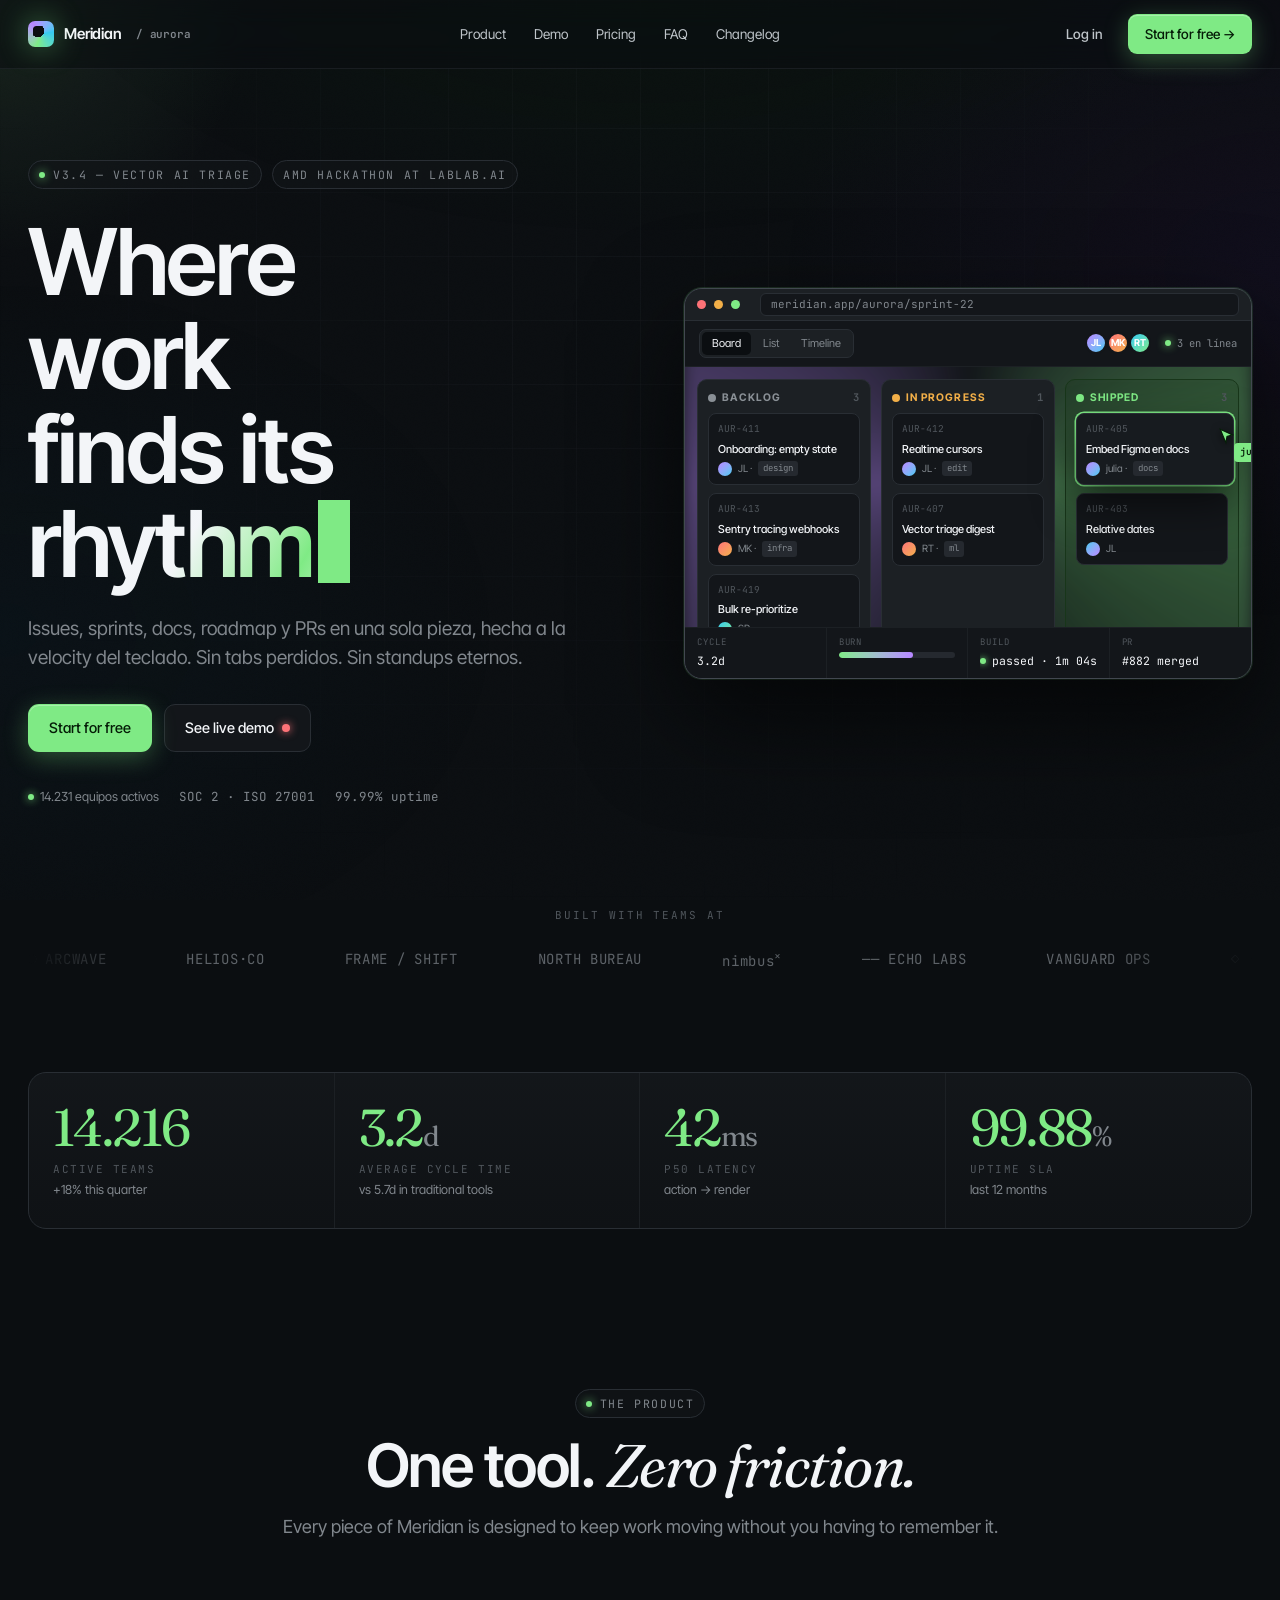
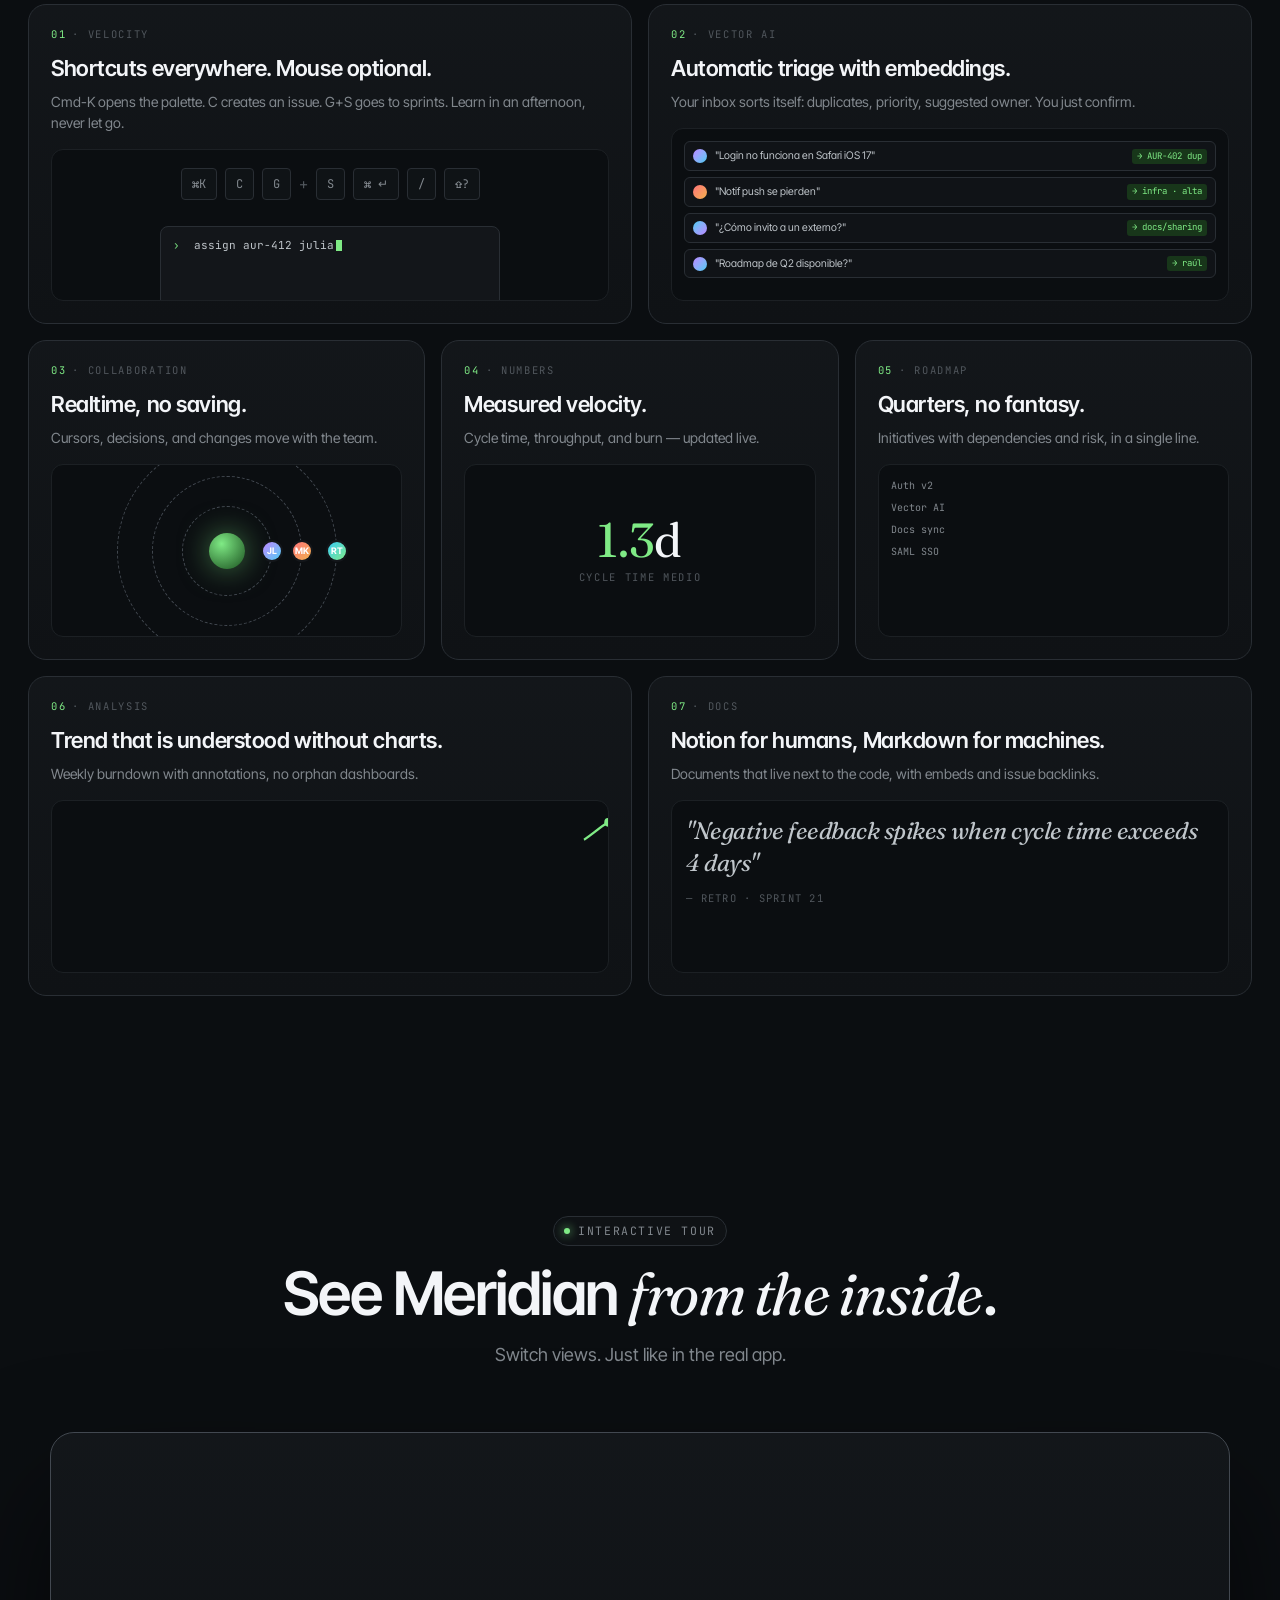
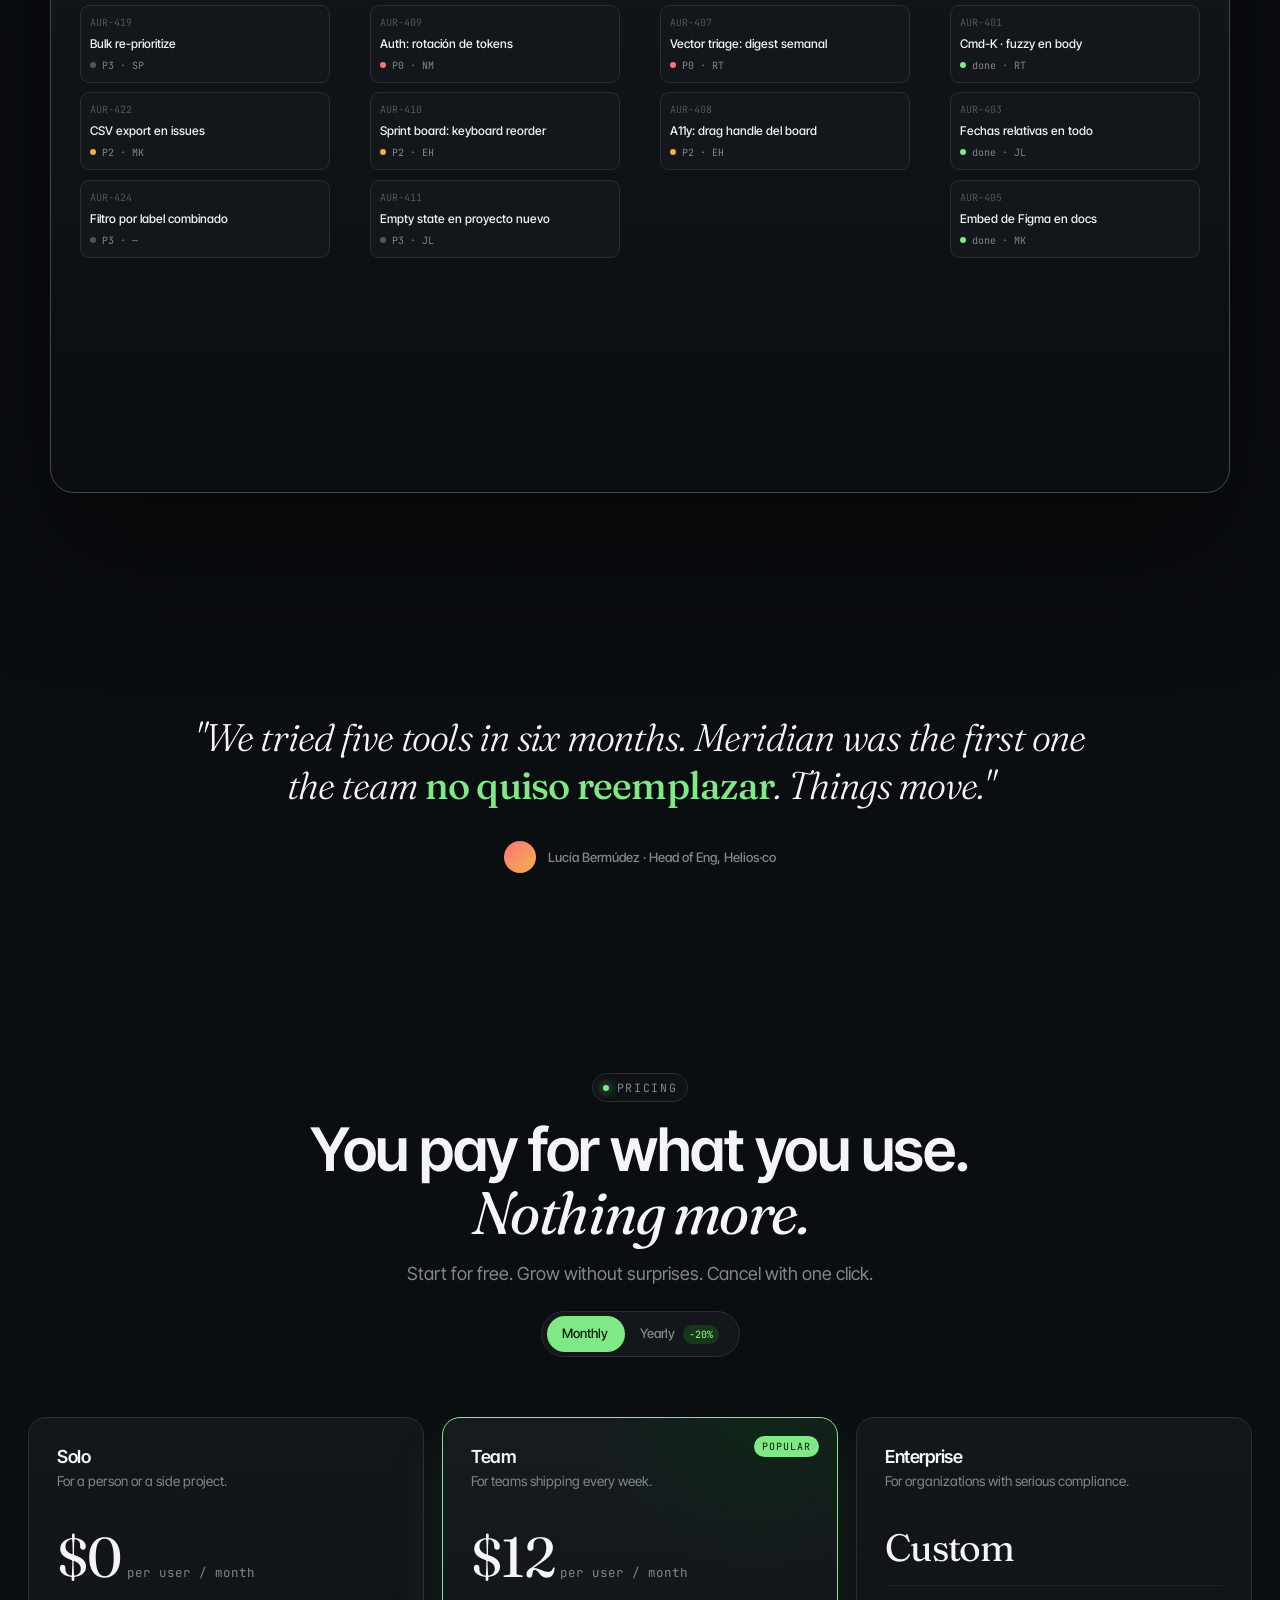
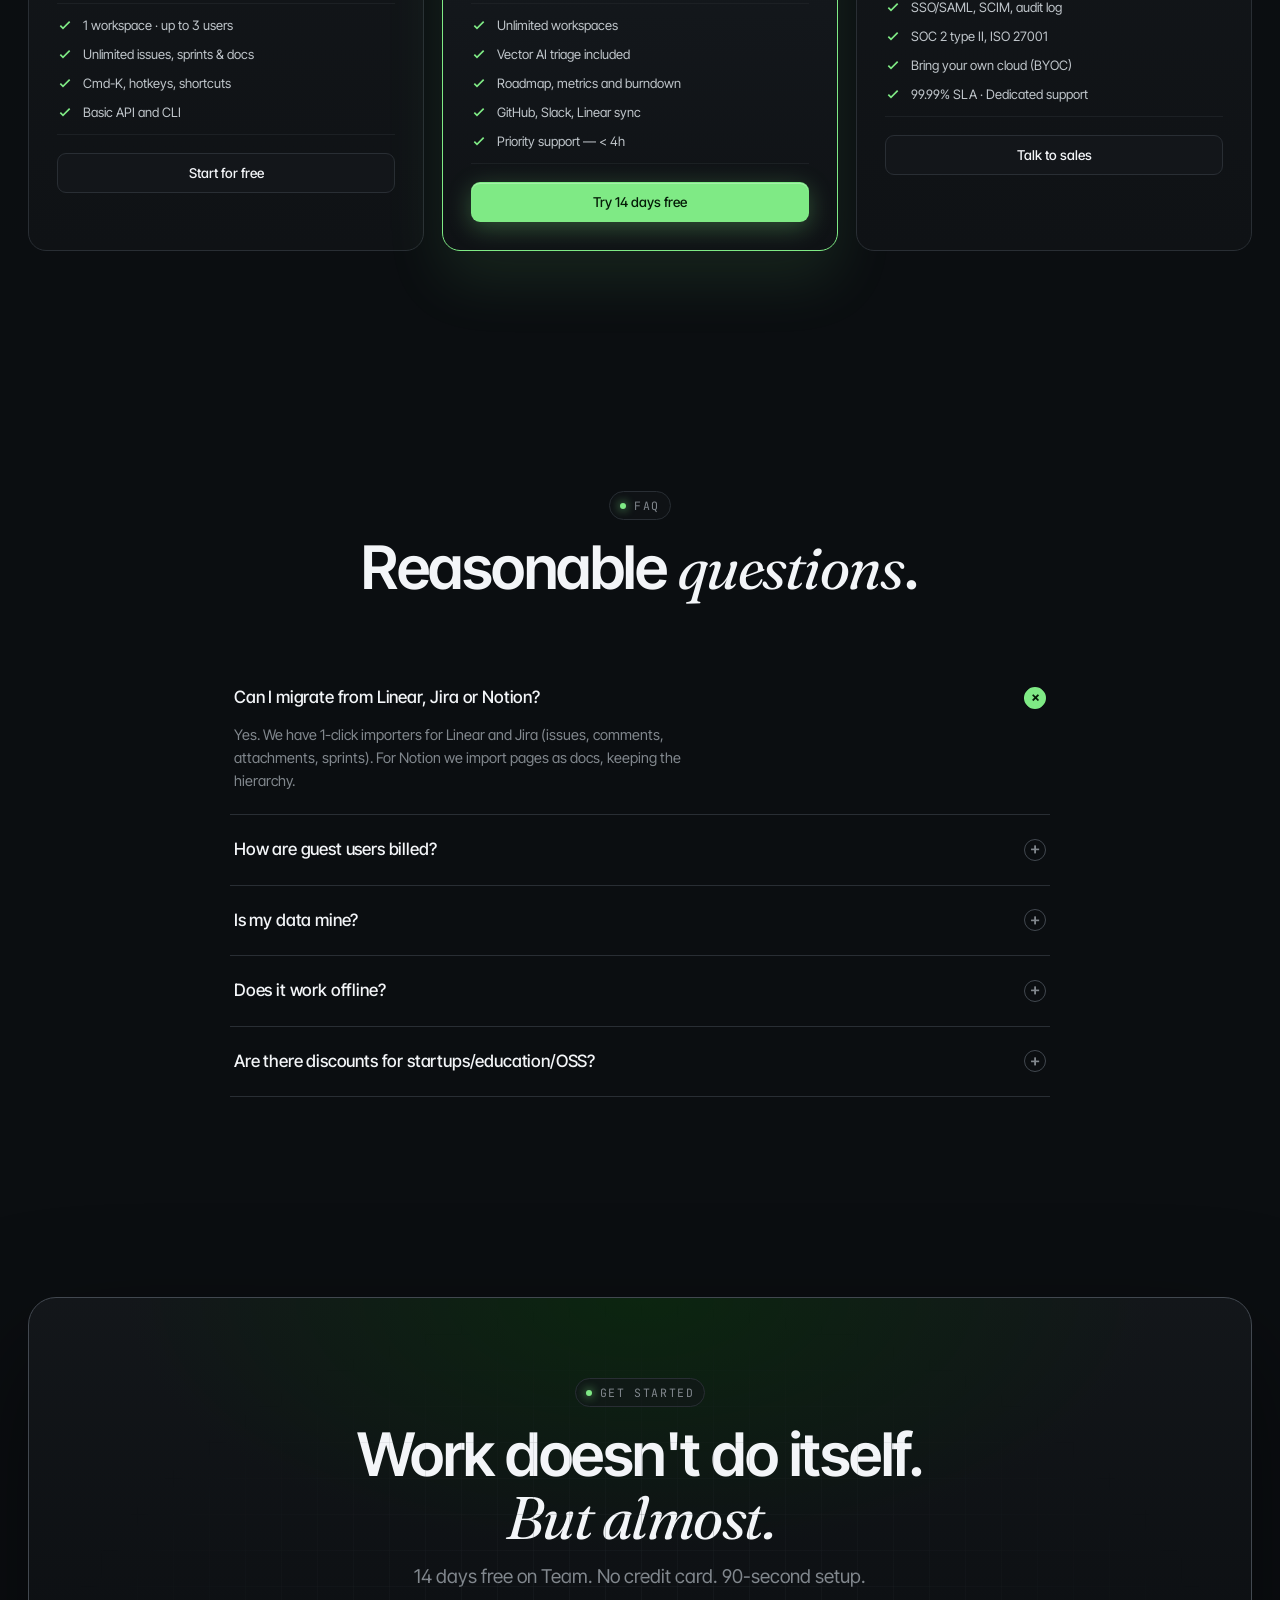
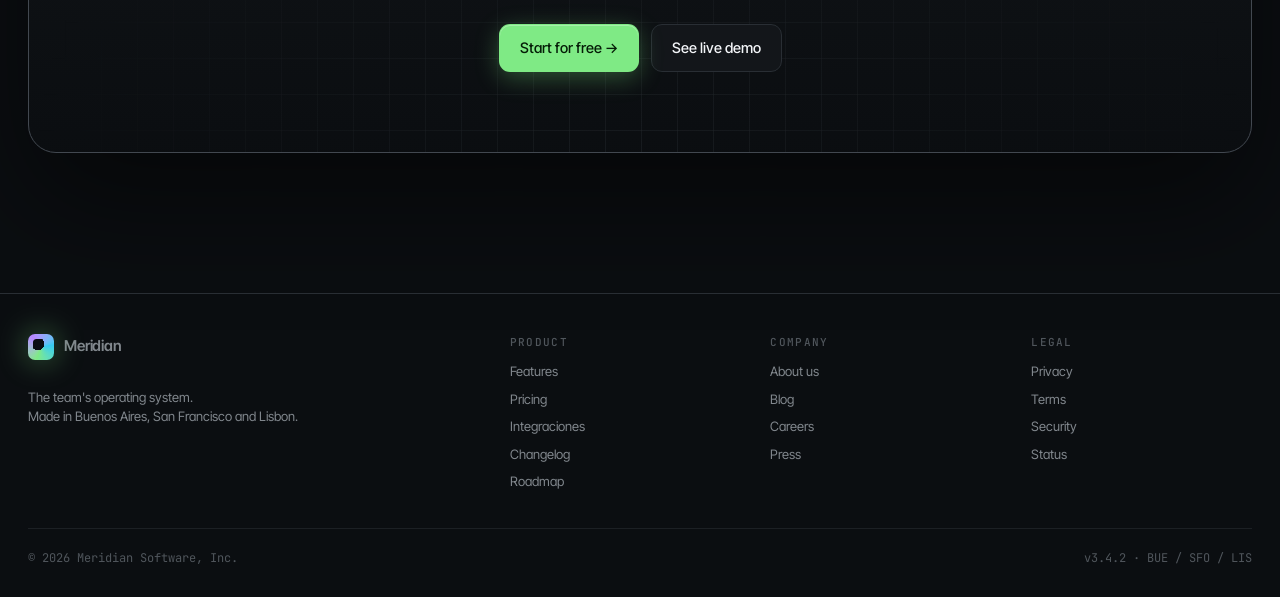
<file: Frontend2/index.html>
<!DOCTYPE html>
<html lang="en">
<head>
    <meta charset="UTF-8">
    <meta http-equiv="refresh" content="0; url=landing.html">
    <title>Redirecting to Meridian...</title>
    <script>
        window.location.href = "landing.html";
    </script>
</head>
<body>
    If you are not redirected automatically, click here: <a href="landing.html">Enter Meridian</a>
</body>
</html>
< ! - -   t r i g g e r   r e d e p l o y   - - >  
 < ! - -   t r i g g e r   r e d e p l o y   w i t h   n e w   t o k e n   2   - - >  
 < ! - -   t r i g g e r   d e p l o y   3   - - >  
 
</file>
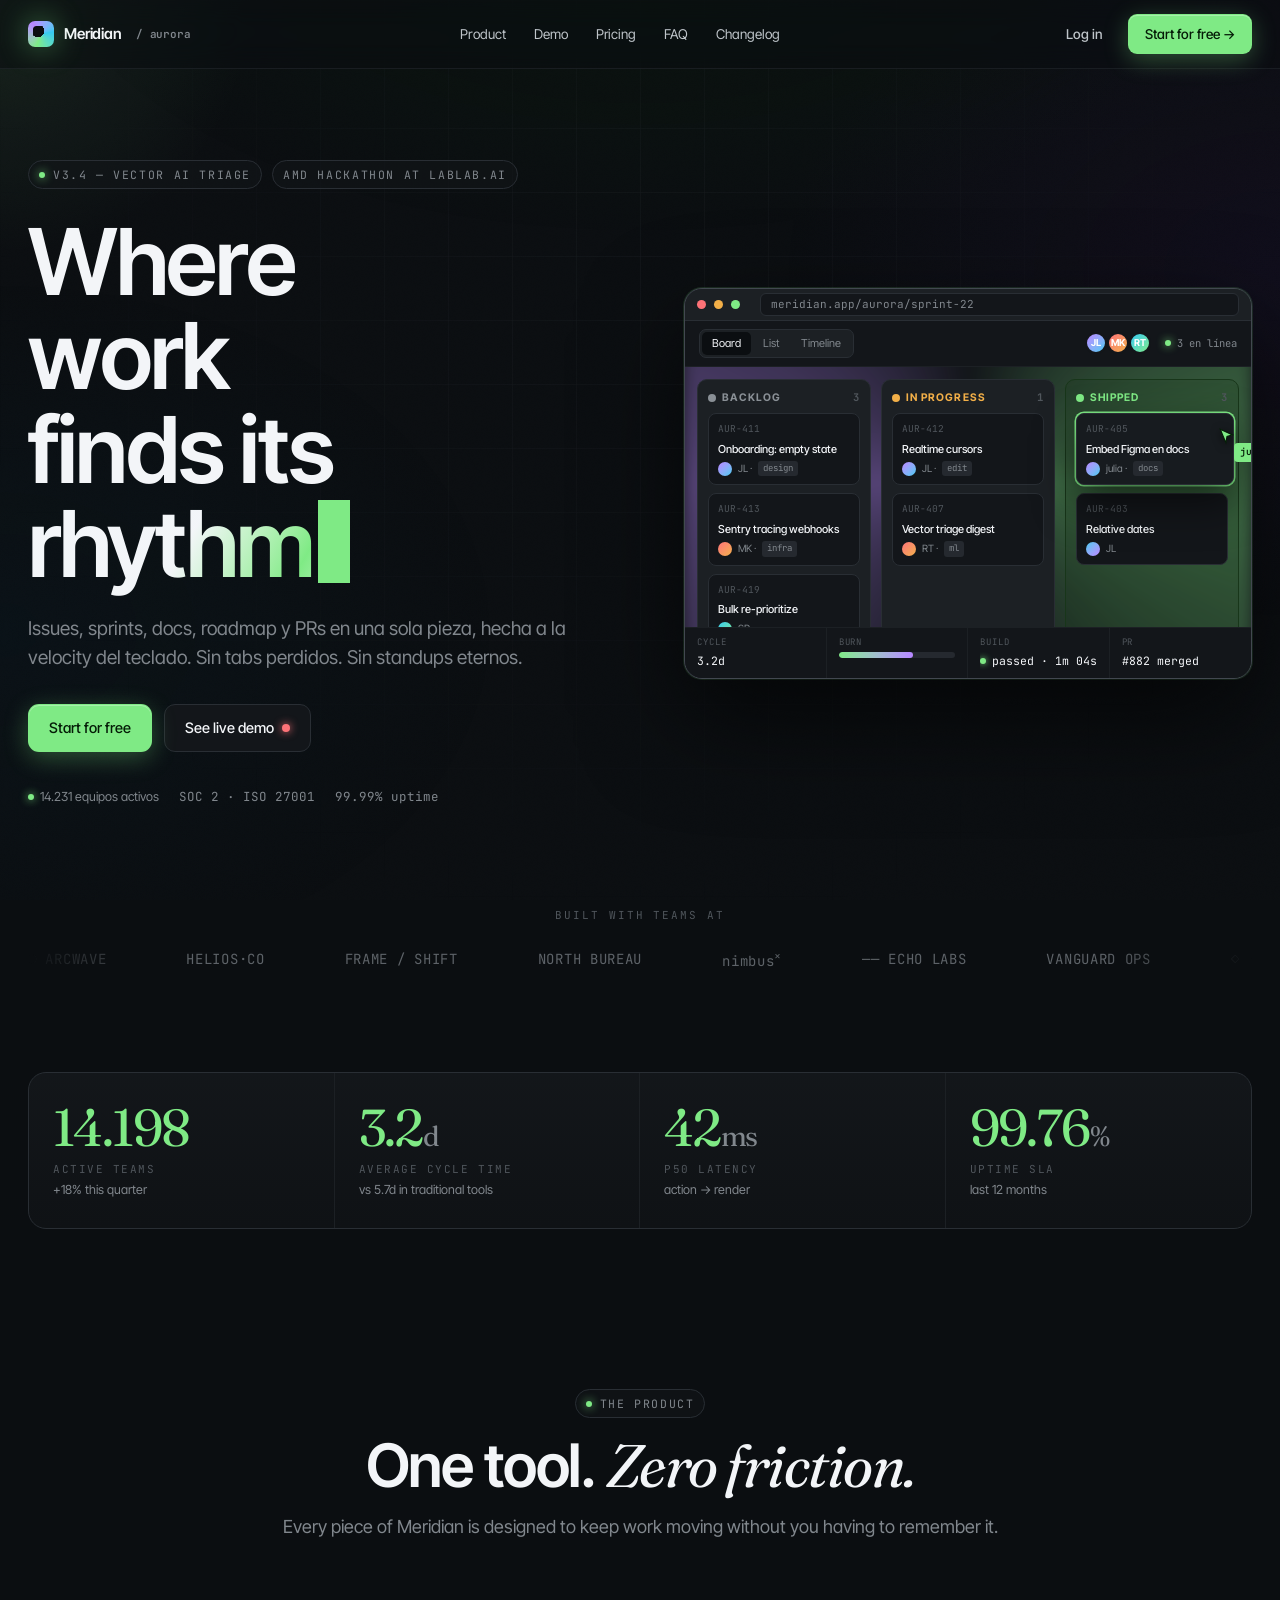
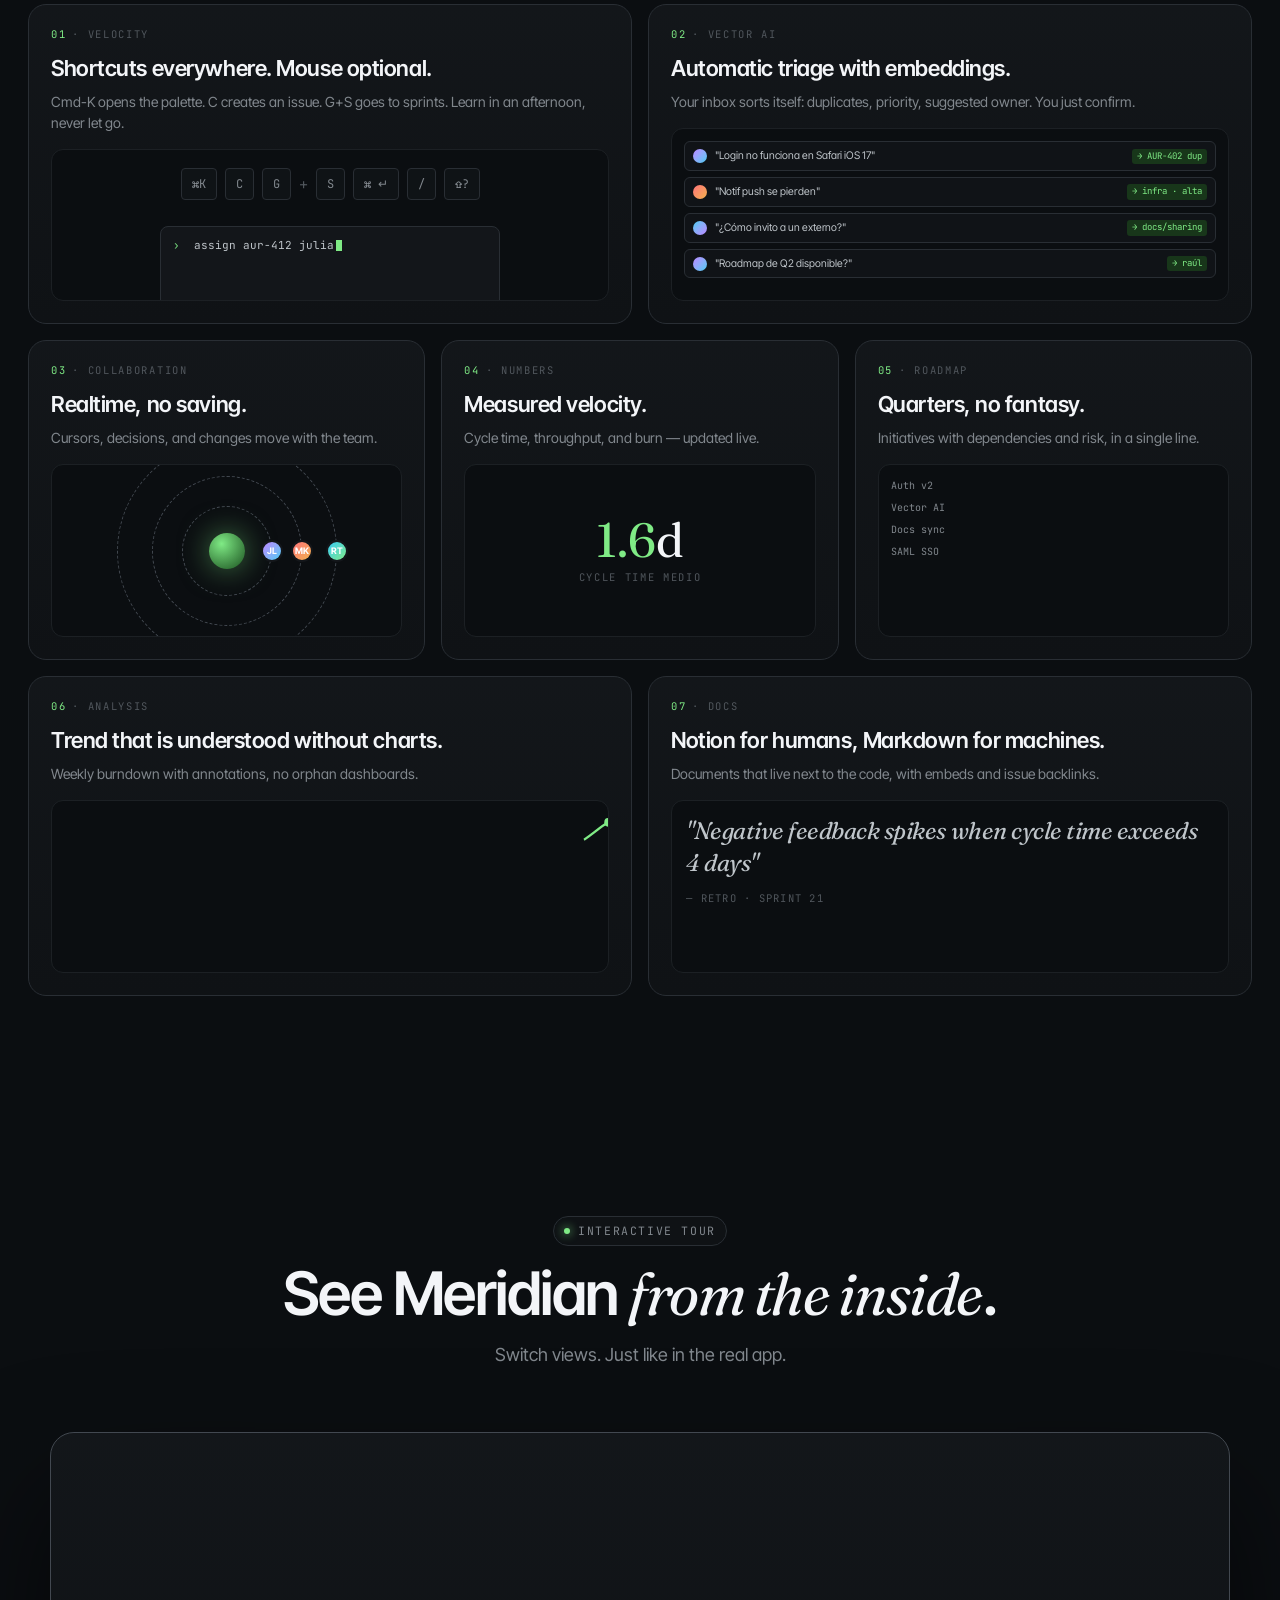
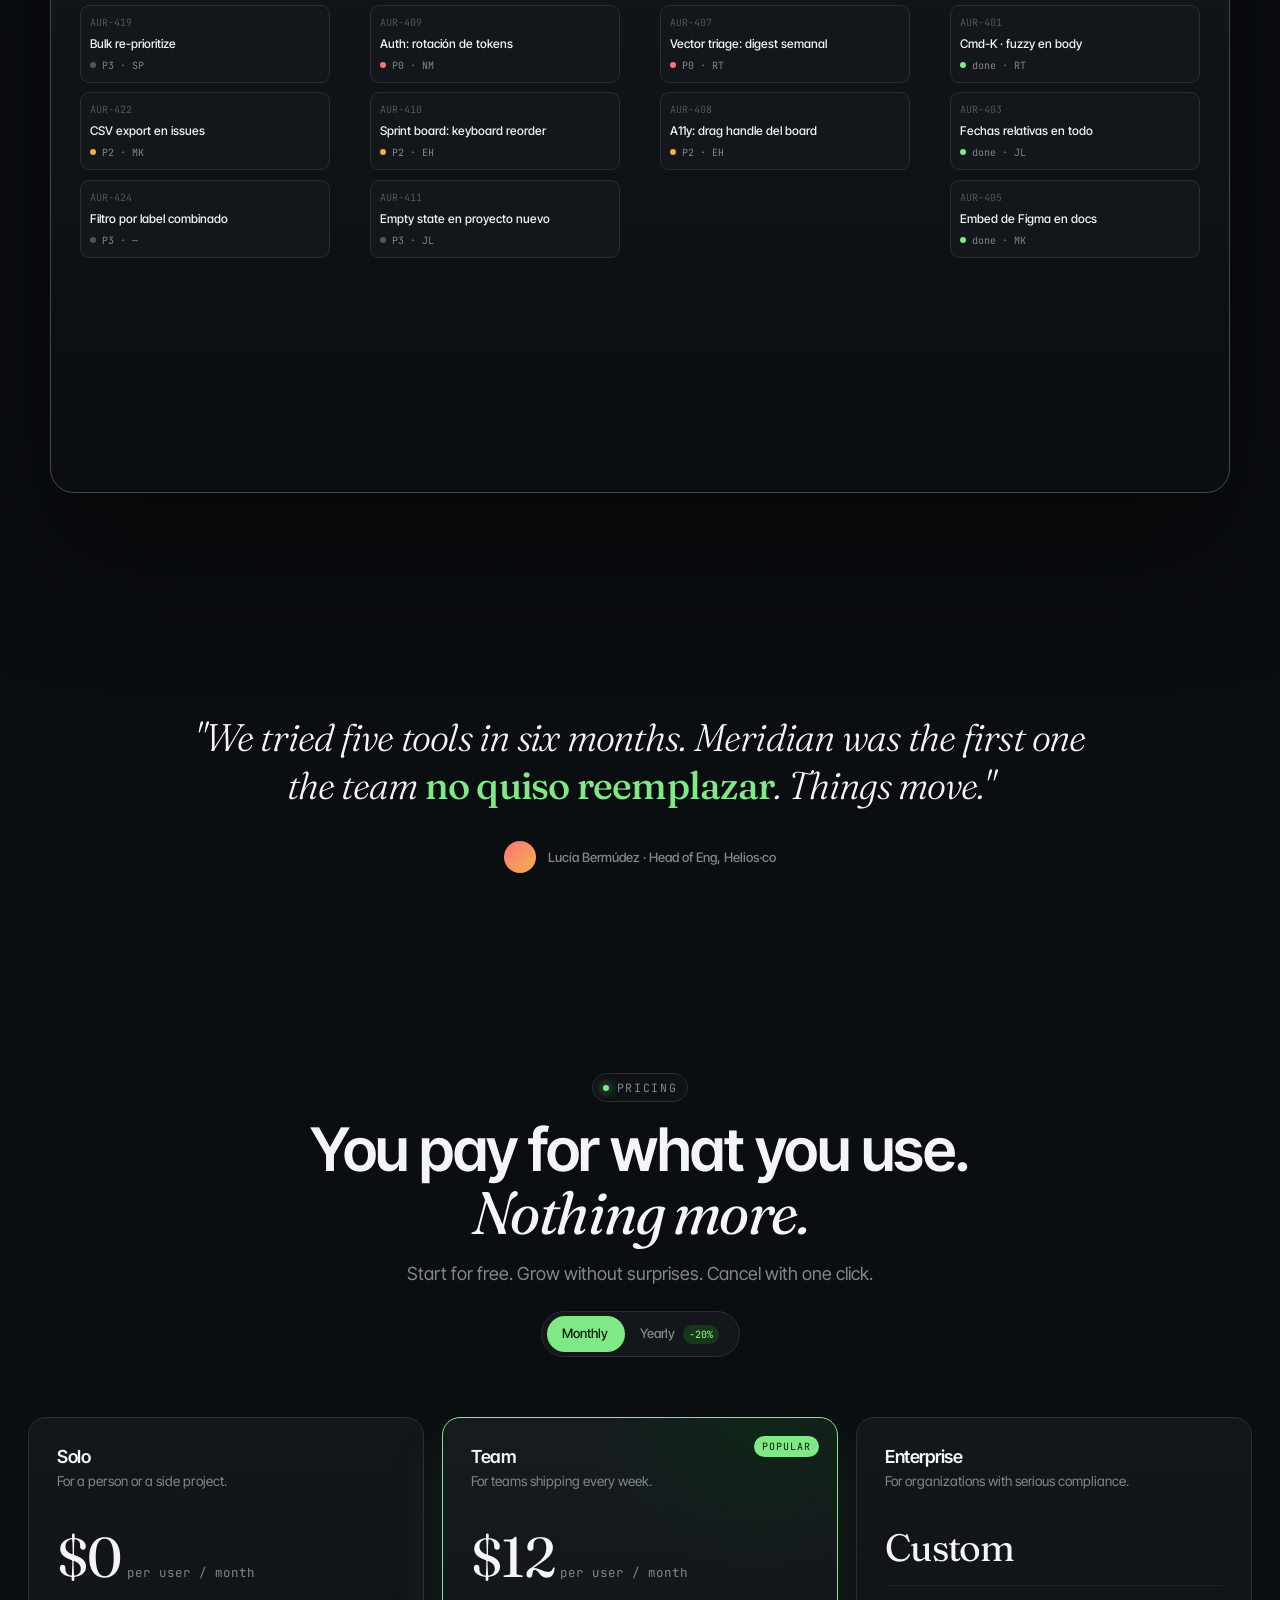
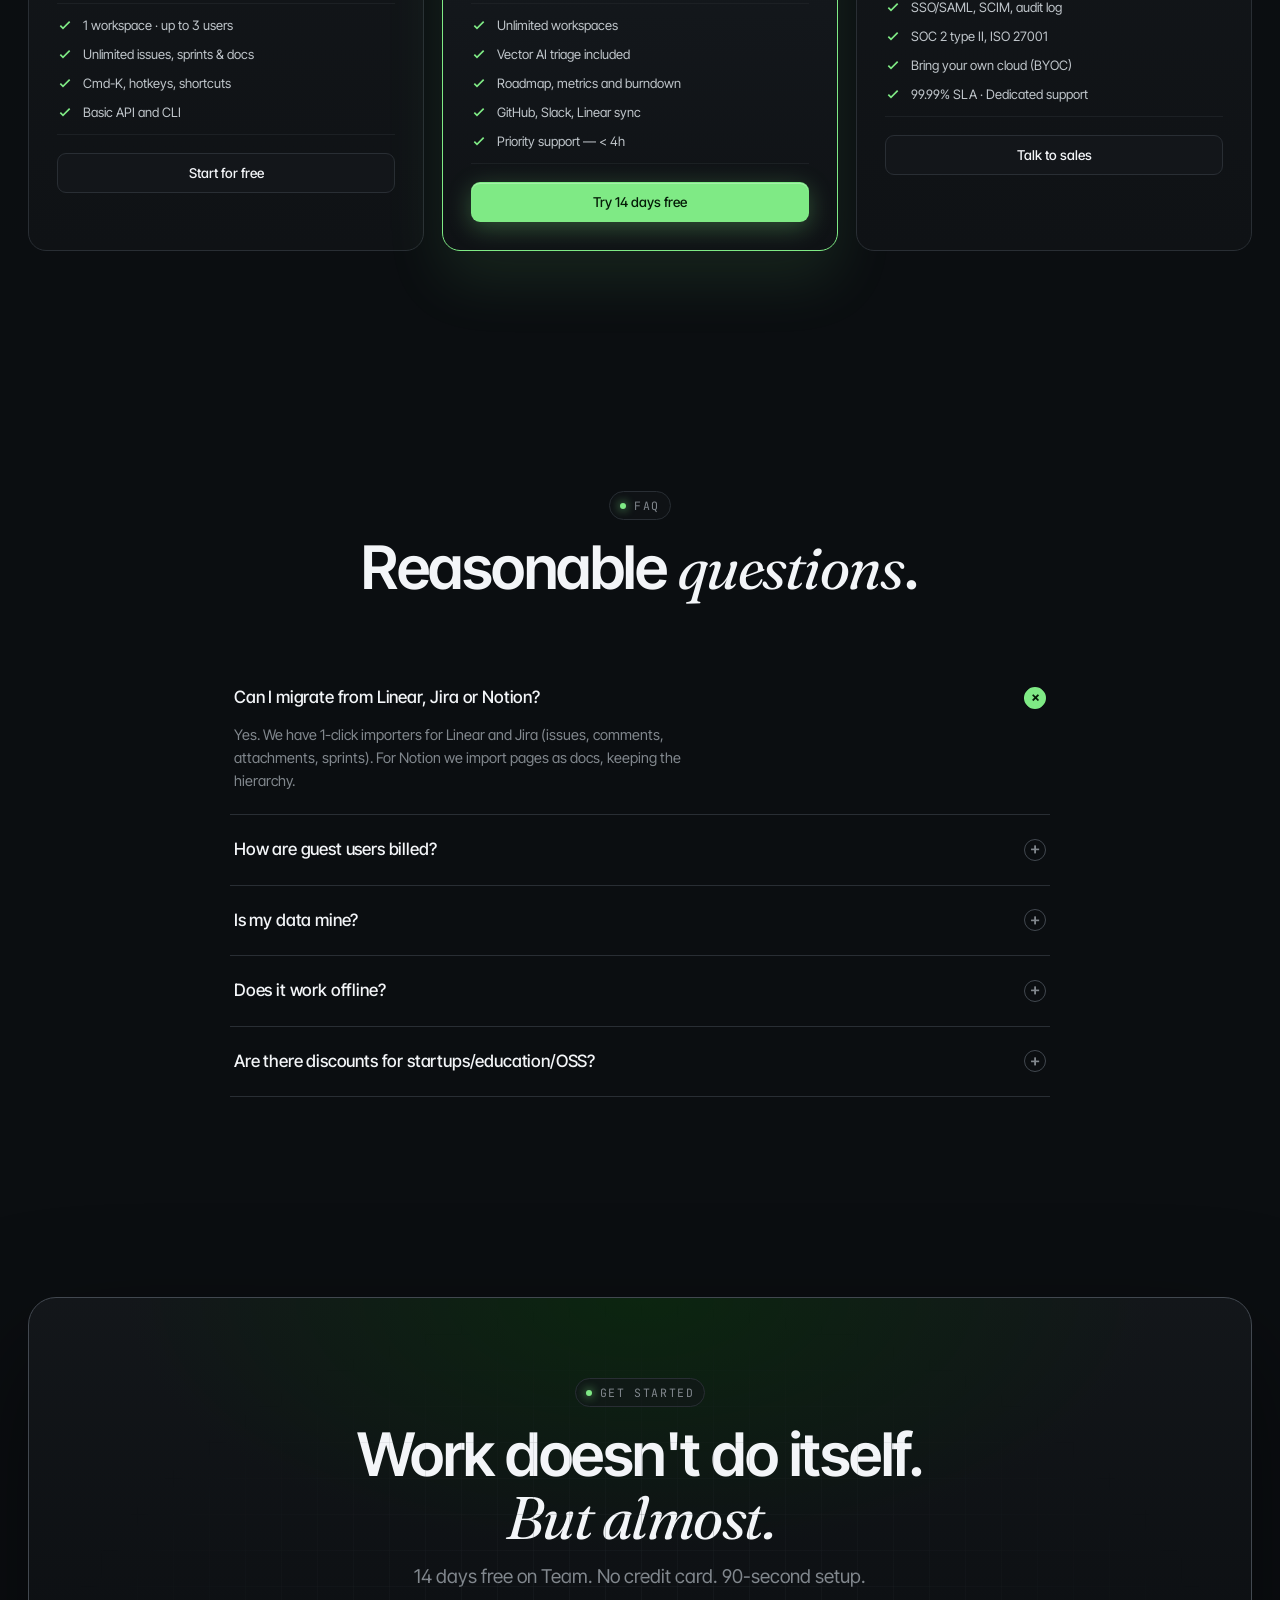
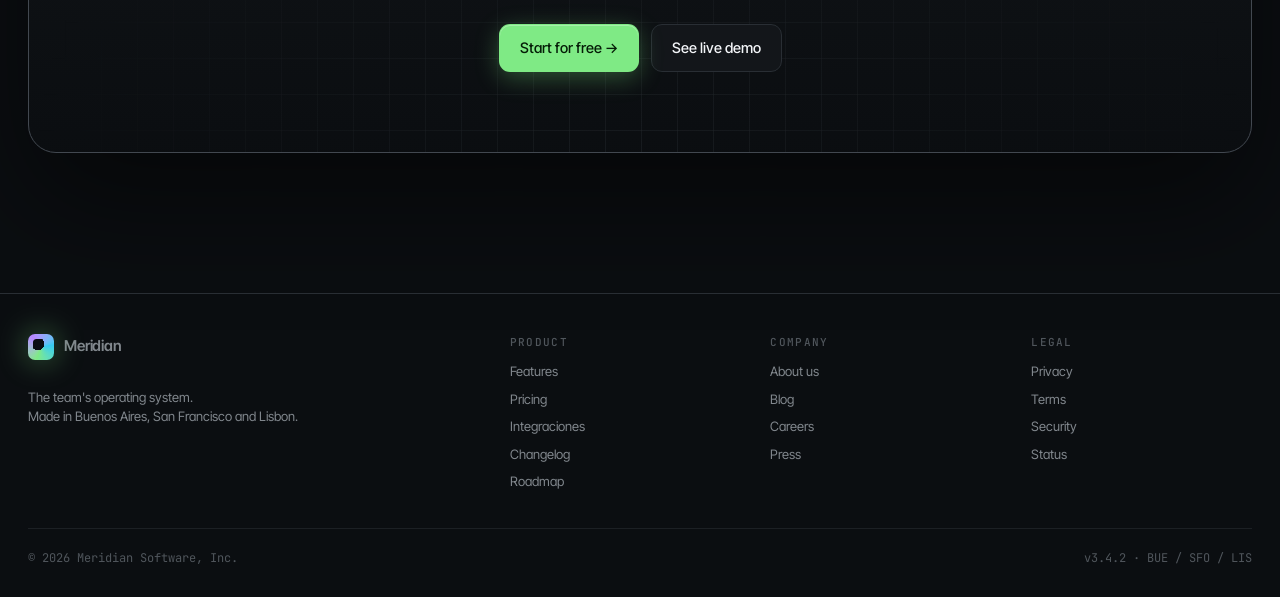
<file: Frontend2/landing.html>
<!doctype html>
<html lang="en">
<head>
  <meta charset="utf-8" />
  <meta name="viewport" content="width=device-width, initial-scale=1" />
  <title>Meridian — Where work finds its rhythm</title>
  <meta name="description" content="Meridian is the team's operating system: issues, sprints, docs and roadmap all in one piece." />
  <link rel="preconnect" href="https://fonts.googleapis.com">
  <link rel="preconnect" href="https://fonts.gstatic.com" crossorigin>
  <link href="https://fonts.googleapis.com/css2?family=Inter+Tight:wght@400;500;600;700&family=JetBrains+Mono:wght@400;500&family=Fraunces:ital,opsz,wght@0,9..144,300;0,9..144,400;1,9..144,300;1,9..144,400&display=swap" rel="stylesheet">
  <link rel="stylesheet" href="landing.css" />

  <script>
    (function() {
      try {
        const saved = JSON.parse(localStorage.getItem('meridian-settings'));
        if (saved) {
          const ACCENT_MAP = {
            lime:   { c: "oklch(0.85 0.17 145)", dim: "oklch(0.40 0.10 145)", soft: "oklch(0.30 0.06 145)", fg: "oklch(0.20 0.05 145)" },
            cyan:   { c: "oklch(0.78 0.13 220)", dim: "oklch(0.40 0.09 220)", soft: "oklch(0.30 0.06 220)", fg: "oklch(0.18 0.04 220)" },
            violet: { c: "oklch(0.72 0.18 300)", dim: "oklch(0.40 0.10 300)", soft: "oklch(0.30 0.07 300)", fg: "oklch(0.98 0.03 300)" },
            amber:  { c: "oklch(0.80 0.14 75)",  dim: "oklch(0.44 0.09 75)",  soft: "oklch(0.30 0.06 75)",  fg: "oklch(0.20 0.04 75)" },
            rose:   { c: "oklch(0.72 0.17 20)",  dim: "oklch(0.40 0.10 20)",  soft: "oklch(0.30 0.07 20)",  fg: "oklch(0.98 0.03 20)" },
          };
          if (saved.theme) document.documentElement.dataset.theme = saved.theme;
          if (saved.density) document.documentElement.dataset.density = saved.density;
          const a = ACCENT_MAP[saved.accent] || ACCENT_MAP.lime;
          document.documentElement.style.setProperty('--accent', a.c);
          document.documentElement.style.setProperty('--accent-dim', a.dim);
          document.documentElement.style.setProperty('--accent-soft', a.soft);
          document.documentElement.style.setProperty('--accent-fg', a.fg);
        }
      } catch (e) {}
    })();
  </script>
</head>
<body>
  <div class="scroll-prog" id="scroll-prog"></div>
  <div class="bg-field"></div>
  <div class="bg-grid"></div>
  <div class="bg-noise"></div>
  <div class="spotlight" id="spotlight"></div>
  <div class="particles">
    <span></span><span></span><span></span><span></span>
    <span></span><span></span><span></span><span></span>
  </div>

  <!-- ========= NAV ========= -->
  <nav class="nav">
    <a class="brand" href="#">
      <span class="logo"></span>
      <span class="name">Meridian</span>
      <span class="ws">/ aurora</span>
    </a>
    <div class="nav-links">
      <a href="#features">Product</a>
      <a href="#stage">Demo</a>
      <a href="#pricing">Pricing</a>
      <a href="#faq">FAQ</a>
      <a href="#" id="changelog-link">Changelog</a>
    </div>
    <div class="nav-actions">
      <button class="btn ghost" id="open-login">Log in</button>
      <button class="btn primary" id="open-signup">Start for free →</button>
    </div>
  </nav>

  <!-- ========= HERO ========= -->
  <section class="section hero">
    <div class="wrap hero-grid">
      <div>
        <div class="badge-row rv">
          <span class="eyebrow"><span class="dot"></span>v3.4 — Vector AI triage</span>
          <span class="eyebrow mono">amd hackathon at lablab.ai</span>
        </div>
        <h1 class="rv">
          <span class="ww">Where</span><br/>
          <span class="ww">work</span><br/>
          <span class="ww">finds its </span><span class="word-shimmer">rhythm</span><span class="cursor"></span>
        </h1>
        <p class="lead rv">
          Issues, sprints, docs, roadmap y PRs en una sola pieza, hecha a la
          velocity del teclado. Sin tabs perdidos. Sin standups eternos.
        </p>
        <div class="hero-cta rv">
          <button class="btn primary lg" id="cta-hero">Start for free</button>
          <button class="btn lg" id="cta-demo">
            See live demo
            <span style="display:inline-block; width:8px; height:8px; border-radius:50%; background:var(--rose); box-shadow:0 0 8px var(--rose); animation: pulse 1.4s infinite"></span>
          </button>
        </div>
        <div class="hero-meta rv">
          <span class="d"><span class="ind"></span>14.231 equipos activos</span>
          <span class="d mono">SOC 2 · ISO 27001</span>
          <span class="d mono">99.99% uptime</span>
        </div>
      </div>

      <!-- Hero "video" -->
      <div class="hero-video rv" aria-label="Demo en vivo de Meridian">
        <div class="hv-chrome">
          <span class="dot" style="background: var(--rose)"></span>
          <span class="dot" style="background: var(--amber)"></span>
          <span class="dot" style="background: var(--accent)"></span>
          <span class="url">meridian.app/aurora/sprint-22</span>
        </div>

        <div class="hv-stage">
          <!-- toolbar fake -->
          <div class="hv-toolbar">
            <div class="hv-tabs">
              <span class="on">Board</span>
              <span>List</span>
              <span>Timeline</span>
            </div>
            <div class="hv-presence">
              <span class="pa pa-1">JL</span>
              <span class="pa pa-2">MK</span>
              <span class="pa pa-3">RT</span>
              <span class="pn"><span class="pn-d"></span>3 en línea</span>
            </div>
          </div>

          <div class="kanban">
            <div class="kcol todo" data-col="todo">
              <h5><span class="sd"></span>Backlog<span class="ct">3</span></h5>
              <div class="kcard"><span class="id">AUR-411</span><span class="title">Onboarding: empty state</span><span class="meta"><span class="av"></span>JL · <span class="tag">design</span></span></div>
              <div class="kcard"><span class="id">AUR-413</span><span class="title">Sentry tracing webhooks</span><span class="meta"><span class="av" style="background: linear-gradient(135deg, var(--rose), var(--amber))"></span>MK · <span class="tag">infra</span></span></div>
              <div class="kcard"><span class="id">AUR-419</span><span class="title">Bulk re-prioritize</span><span class="meta"><span class="av" style="background: linear-gradient(135deg, var(--cyan), var(--accent))"></span>SP</span></div>
            </div>
            <div class="kcol prog" data-col="prog">
              <h5><span class="sd"></span>In progress<span class="ct">2</span></h5>
              <div class="kcard k-target"><span class="id">AUR-412</span><span class="title">Realtime cursors</span><span class="meta"><span class="av"></span>JL · <span class="tag">edit</span></span></div>
              <div class="kcard"><span class="id">AUR-407</span><span class="title">Vector triage digest</span><span class="meta"><span class="av" style="background: linear-gradient(135deg, var(--rose), var(--amber))"></span>RT · <span class="tag">ml</span></span></div>
            </div>
            <div class="kcol done" data-col="done">
              <h5><span class="sd"></span>Shipped<span class="ct">2</span></h5>
              <div class="kcard"><span class="id">AUR-401</span><span class="title">Cmd-K fuzzy search</span><span class="meta"><span class="av"></span>RT · <span class="tag">ship</span></span></div>
              <div class="kcard"><span class="id">AUR-403</span><span class="title">Relative dates</span><span class="meta"><span class="av" style="background: linear-gradient(135deg, var(--cyan), var(--violet))"></span>JL</span></div>
            </div>
          </div>

          <!-- single moving card (the "live" demo) -->
          <div class="kcard moving" id="moving-card">
            <span class="id">AUR-405</span>
            <span class="title">Embed Figma en docs</span>
            <span class="meta"><span class="av" style="background: linear-gradient(135deg, var(--violet), var(--cyan))"></span>julia · <span class="tag">ship</span></span>
          </div>

          <!-- cursor that "drags" the card -->
          <div class="cursor-fly">
            <svg viewBox="0 0 16 16">
              <path d="M2 2 L13 7 L8 8.5 L7 14 Z" fill="oklch(0.85 0.17 145)" stroke="oklch(0.20 0.05 145)" stroke-width="1"/>
            </svg>
            <span class="label">julia</span>
          </div>

          <!-- bottom live stats -->
          <div class="hv-stats">
            <div class="hv-stat"><span class="hv-k">Cycle</span><span class="hv-v">3.2d</span></div>
            <div class="hv-stat"><span class="hv-k">Burn</span><span class="hv-v hv-bar"><i style="width:64%"></i></span></div>
            <div class="hv-stat"><span class="hv-k">Build</span><span class="hv-v"><span class="hv-d hv-d-ok"></span>passed · 1m 04s</span></div>
            <div class="hv-stat"><span class="hv-k">PR</span><span class="hv-v">#882 merged</span></div>
          </div>
        </div>
      </div>
    </div>
  </section>

  <!-- ========= LOGOS ========= -->
  <section class="logos">
    <div class="wrap">
      <div class="label">Built with teams at</div>
      <div class="logos-marquee">
        <div class="track">
          <span>◌ ARCWAVE</span>
          <span>HELIOS·CO</span>
          <span>FRAME / SHIFT</span>
          <span>NORTH BUREAU</span>
          <span>nimbus<sup>×</sup></span>
          <span>—— ECHO LABS</span>
          <span>VANGUARD&nbsp;OPS</span>
          <span>◇ KINETIC</span>
          <span>POLARIS&nbsp;/CO</span>
          <span>※ SUBSTRATE</span>
          <span>◌ ARCWAVE</span>
          <span>HELIOS·CO</span>
          <span>FRAME / SHIFT</span>
          <span>NORTH BUREAU</span>
          <span>nimbus<sup>×</sup></span>
          <span>—— ECHO LABS</span>
          <span>VANGUARD&nbsp;OPS</span>
          <span>◇ KINETIC</span>
          <span>POLARIS&nbsp;/CO</span>
          <span>※ SUBSTRATE</span>
        </div>
      </div>
    </div>
  </section>

  <!-- ========= STATS STRIP ========= -->
  <section class="section" style="padding-top:40px; padding-bottom:40px">
    <div class="wrap">
      <div class="stats-strip rv">
        <div class="st">
          <div class="num"><em data-stat="14231">0</em></div>
          <div class="lab">Active teams</div>
          <div class="sub">+18% this quarter</div>
        </div>
        <div class="st">
          <div class="num"><em data-stat="3.2" data-decimals="1">0.0</em><span style="font-size:28px;color:var(--fg-2)">d</span></div>
          <div class="lab">Average cycle time</div>
          <div class="sub">vs 5.7d in traditional tools</div>
        </div>
        <div class="st">
          <div class="num"><em data-stat="42">0</em><span style="font-size:28px;color:var(--fg-2)">ms</span></div>
          <div class="lab">p50 Latency</div>
          <div class="sub">action → render</div>
        </div>
        <div class="st">
          <div class="num"><em data-stat="99.99" data-decimals="2">0</em><span style="font-size:28px;color:var(--fg-2)">%</span></div>
          <div class="lab">Uptime SLA</div>
          <div class="sub">last 12 months</div>
        </div>
      </div>
    </div>
  </section>

  <!-- ========= FEATURES ========= -->
  <section class="section" id="features">
    <div class="wrap">
      <div class="feature-head rv">
        <span class="eyebrow"><span class="dot"></span>The product</span>
        <h2>One tool. <span class="editorial">Zero friction.</span></h2>
        <p>Every piece of Meridian is designed to keep work moving without you having to remember it.</p>
      </div>

      <div class="features rv">
        <!-- Velocity -->
        <div class="f-card f-wide-3">
          <div class="label"><span class="n">01</span> · velocity</div>
          <h3>Shortcuts everywhere. Mouse optional.</h3>
          <p>Cmd-K opens the palette. C creates an issue. G+S goes to sprints. Learn in an afternoon, never let go.</p>
          <div class="canvas" style="display:flex;align-items:center;justify-content:center;gap:8px;flex-wrap:wrap;padding:18px">
            <span class="kbd" style="font-size:12px;padding:6px 10px">⌘K</span>
            <span class="kbd" style="font-size:12px;padding:6px 10px">C</span>
            <span class="kbd" style="font-size:12px;padding:6px 10px">G</span><span style="color:var(--fg-3)">+</span>
            <span class="kbd" style="font-size:12px;padding:6px 10px">S</span>
            <span class="kbd" style="font-size:12px;padding:6px 10px">⌘ ↵</span>
            <span class="kbd" style="font-size:12px;padding:6px 10px">/</span>
            <span class="kbd" style="font-size:12px;padding:6px 10px">⇧?</span>
            <div style="flex-basis: 100%; height: 0"></div>
            <div class="term" style="background:var(--bg-1);border:1px solid var(--border);border-radius:8px;padding:10px 12px;width:100%;max-width:340px;margin-top:10px">
              <div class="l mono"><span class="pr">›</span> &nbsp;assign aur-412 julia<span class="blink"></span></div>
            </div>
          </div>
        </div>

        <!-- AI triage -->
        <div class="f-card f-wide-3">
          <div class="label"><span class="n">02</span> · vector ai</div>
          <h3>Automatic triage with embeddings.</h3>
          <p>Your inbox sorts itself: duplicates, priority, suggested owner. You just confirm.</p>
          <div class="canvas">
            <div class="ai-stream">
              <div class="ai-row">
                <span class="av"></span>
                <span class="t">"Login no funciona en Safari iOS 17"</span>
                <span class="tag">→ AUR-402 dup</span>
              </div>
              <div class="ai-row r2">
                <span class="av" style="background:linear-gradient(135deg,var(--rose),var(--amber))"></span>
                <span class="t">"Notif push se pierden"</span>
                <span class="tag">→ infra · alta</span>
              </div>
              <div class="ai-row r3">
                <span class="av" style="background:linear-gradient(135deg,var(--cyan),var(--violet))"></span>
                <span class="t">"¿Cómo invito a un externo?"</span>
                <span class="tag">→ docs/sharing</span>
              </div>
              <div class="ai-row r4">
                <span class="av"></span>
                <span class="t">"Roadmap de Q2 disponible?"</span>
                <span class="tag">→ raúl</span>
              </div>
            </div>
          </div>
        </div>

        <!-- Realtime collab -->
        <div class="f-card f-wide-2">
          <div class="label"><span class="n">03</span> · collaboration</div>
          <h3>Realtime, no saving.</h3>
          <p>Cursors, decisions, and changes move with the team.</p>
          <div class="canvas">
            <div class="orbit">
              <div class="ring r1"></div>
              <div class="ring r2"></div>
              <div class="ring r3"></div>
              <div class="core"></div>
              <div class="av a1">JL</div>
              <div class="av a2">MK</div>
              <div class="av a3">RT</div>
            </div>
          </div>
        </div>

        <!-- Velocity counter -->
        <div class="f-card f-wide-2">
          <div class="label"><span class="n">04</span> · numbers</div>
          <h3>Measured velocity.</h3>
          <p>Cycle time, throughput, and burn — updated live.</p>
          <div class="canvas">
            <div class="counter-canvas">
              <div class="num"><em data-count="3.2">0.0</em>d</div>
              <div class="lab">cycle time medio</div>
            </div>
          </div>
        </div>

        <!-- Roadmap -->
        <div class="f-card f-wide-2">
          <div class="label"><span class="n">05</span> · roadmap</div>
          <h3>Quarters, no fantasy.</h3>
          <p>Initiatives with dependencies and risk, in a single line.</p>
          <div class="canvas">
            <div class="tl">
              <div class="row"><span class="lab">Auth v2</span><div class="bar b1"><div class="fill"></div></div></div>
              <div class="row"><span class="lab">Vector AI</span><div class="bar b2"><div class="fill"></div></div></div>
              <div class="row"><span class="lab">Docs sync</span><div class="bar b3"><div class="fill"></div></div></div>
              <div class="row"><span class="lab">SAML SSO</span><div class="bar b4"><div class="fill"></div></div></div>
            </div>
          </div>
        </div>

        <!-- Velocity full -->
        <div class="f-card f-wide-3">
          <div class="label"><span class="n">06</span> · analysis</div>
          <h3>Trend that is understood without charts.</h3>
          <p>Weekly burndown with annotations, no orphan dashboards.</p>
          <div class="canvas">
            <svg class="spark-svg" viewBox="0 0 600 160" preserveAspectRatio="none">
              <defs>
                <linearGradient id="g-area" x1="0" x2="0" y1="0" y2="1">
                  <stop offset="0%" stop-color="oklch(0.85 0.17 145)" stop-opacity="0.45"/>
                  <stop offset="100%" stop-color="oklch(0.85 0.17 145)" stop-opacity="0"/>
                </linearGradient>
              </defs>
              <path class="area" d="M0,140 L0,110 C 60,100 90,60 150,70 S 240,120 300,90 S 420,40 480,55 S 580,30 600,20 L600,160 L0,160 Z"/>
              <path class="ln"   d="M0,110 C 60,100 90,60 150,70 S 240,120 300,90 S 420,40 480,55 S 580,30 600,20"/>
              <circle class="pt" cx="600" cy="20" r="4"/>
            </svg>
          </div>
        </div>

        <!-- Editor -->
        <div class="f-card f-wide-3">
          <div class="label"><span class="n">07</span> · docs</div>
          <h3>Notion for humans, Markdown for machines.</h3>
          <p>Documents that live next to the code, with embeds and issue backlinks.</p>
          <div class="canvas" style="padding:14px;font-family:var(--font-editorial);font-style:italic;font-size:24px;line-height:1.3;letter-spacing:-0.02em;color:var(--fg-1)">
            "Negative feedback spikes when cycle time exceeds 4 days"
            <div style="font-family:var(--font-mono);font-style:normal;font-size:10.5px;color:var(--fg-3);text-transform:uppercase;letter-spacing:0.12em;margin-top:14px">— retro · sprint 21</div>
          </div>
        </div>

      </div>
    </div>
  </section>

  <!-- ========= STAGE (interactive demo) ========= -->
  <section class="section stage-section" id="stage">
    <div class="wrap">
      <div class="feature-head rv">
        <span class="eyebrow"><span class="dot"></span>Interactive tour</span>
        <h2>See Meridian <span class="editorial">from the inside</span>.</h2>
        <p>Switch views. Just like in the real app.</p>
      </div>

      <div class="stage-shell rv">
        <div class="stage-tabs" role="tablist">
          <button data-tab="kanban" class="on">Sprint board</button>
          <button data-tab="gantt">Roadmap</button>
          <button data-tab="docs">Docs</button>
        </div>
        <div class="stage-content">
          <!-- Kanban pane -->
          <div class="stage-pane on" data-pane="kanban">
            <div class="bk">
              <div class="bk-col" data-col="backlog">
                <h5>Backlog <span class="ct">12</span></h5>
                <div class="drop-zone"></div>
                <div class="bk-card" data-id="AUR-419"><span class="id">AUR-419</span><span class="t">Bulk re-prioritize</span><span class="ft"><span class="pri" style="background:var(--fg-3)"></span>P3 · SP</span></div>
                <div class="bk-card" data-id="AUR-422"><span class="id">AUR-422</span><span class="t">CSV export en issues</span><span class="ft"><span class="pri" style="background:var(--amber)"></span>P2 · MK</span></div>
                <div class="bk-card" data-id="AUR-424"><span class="id">AUR-424</span><span class="t">Filtro por label combinado</span><span class="ft"><span class="pri" style="background:var(--fg-3)"></span>P3 · —</span></div>
              </div>
              <div class="bk-col" data-col="todo">
                <h5>Todo <span class="ct">7</span></h5>
                <div class="drop-zone"></div>
                <div class="bk-card" data-id="AUR-409"><span class="id">AUR-409</span><span class="t">Auth: rotación de tokens</span><span class="ft"><span class="pri" style="background:var(--rose)"></span>P0 · NM</span></div>
                <div class="bk-card" data-id="AUR-410"><span class="id">AUR-410</span><span class="t">Sprint board: keyboard reorder</span><span class="ft"><span class="pri" style="background:var(--amber)"></span>P2 · EH</span></div>
                <div class="bk-card" data-id="AUR-411"><span class="id">AUR-411</span><span class="t">Empty state en proyecto nuevo</span><span class="ft"><span class="pri" style="background:var(--fg-3)"></span>P3 · JL</span></div>
              </div>
              <div class="bk-col" data-col="progress">
                <h5>In progress <span class="ct">4</span></h5>
                <div class="drop-zone"></div>
                <div class="bk-card" data-id="AUR-407"><span class="id">AUR-407</span><span class="t">Vector triage: digest semanal</span><span class="ft"><span class="pri" style="background:var(--rose)"></span>P0 · RT</span></div>
                <div class="bk-card" data-id="AUR-408"><span class="id">AUR-408</span><span class="t">A11y: drag handle del board</span><span class="ft"><span class="pri" style="background:var(--amber)"></span>P2 · EH</span></div>
              </div>
              <div class="bk-col" data-col="shipped">
                <h5>Shipped <span class="ct">23</span></h5>
                <div class="drop-zone"></div>
                <div class="bk-card" data-id="AUR-401"><span class="id">AUR-401</span><span class="t">Cmd-K · fuzzy en body</span><span class="ft"><span class="pri" style="background:var(--accent)"></span>done · RT</span></div>
                <div class="bk-card" data-id="AUR-403"><span class="id">AUR-403</span><span class="t">Fechas relativas en todo</span><span class="ft"><span class="pri" style="background:var(--accent)"></span>done · JL</span></div>
                <div class="bk-card" data-id="AUR-405"><span class="id">AUR-405</span><span class="t">Embed de Figma en docs</span><span class="ft"><span class="pri" style="background:var(--accent)"></span>done · MK</span></div>
              </div>
            </div>
          </div>

          <!-- Gantt pane -->
          <div class="stage-pane" data-pane="gantt">
            <div class="gantt">
              <div class="head">
                <span>Iniciativa</span>
                <div class="weeks">
                  <span>W23</span><span>W24</span><span>W25</span><span>W26</span><span>W27</span><span>W28</span><span>W29</span><span>W30</span>
                </div>
              </div>
              <div class="grow">
                <div class="g-row">
                  <span class="nm"><span class="d" style="background:var(--accent)"></span>Auth v2 · rotación</span>
                  <div class="gtrack"><div class="b" style="left:5%;width:30%;background:var(--accent)"></div></div>
                </div>
                <div class="g-row">
                  <span class="nm"><span class="d" style="background:var(--violet)"></span>Vector AI · embeddings</span>
                  <div class="gtrack"><div class="b" style="left:18%;width:42%;background:var(--violet)"></div></div>
                </div>
                <div class="g-row">
                  <span class="nm"><span class="d" style="background:var(--amber)"></span>Docs sync (Notion-like)</span>
                  <div class="gtrack"><div class="b" style="left:30%;width:38%;background:var(--amber)"></div></div>
                </div>
                <div class="g-row">
                  <span class="nm"><span class="d" style="background:var(--cyan)"></span>SAML / SSO Enterprise</span>
                  <div class="gtrack"><div class="b" style="left:55%;width:28%;background:var(--cyan)"></div></div>
                </div>
                <div class="g-row">
                  <span class="nm"><span class="d" style="background:var(--rose)"></span>Mobile · PWA offline</span>
                  <div class="gtrack"><div class="b" style="left:65%;width:30%;background:var(--rose)"></div></div>
                </div>
                <div class="g-row">
                  <span class="nm"><span class="d" style="background:var(--fg-2)"></span>API v2 público</span>
                  <div class="gtrack"><div class="b" style="left:80%;width:18%;background:var(--fg-2)"></div></div>
                </div>
              </div>
            </div>
          </div>

          <!-- Docs pane -->
          <div class="stage-pane" data-pane="docs">
            <div class="docs-pane">
              <div class="docs-side">
                <div class="gr">Aurora</div>
                <div class="item"><svg class="di" viewBox="0 0 24 24" fill="none" stroke="currentColor" stroke-width="2"><path d="M14 2H6a2 2 0 0 0-2 2v16a2 2 0 0 0 2 2h12a2 2 0 0 0 2-2V8z"/><path d="M14 2v6h6"/></svg>Plan trimestral</div>
                <div class="item on"><svg class="di" viewBox="0 0 24 24" fill="none" stroke="currentColor" stroke-width="2"><path d="M14 2H6a2 2 0 0 0-2 2v16a2 2 0 0 0 2 2h12a2 2 0 0 0 2-2V8z"/><path d="M14 2v6h6"/></svg>Retro sprint 21</div>
                <div class="item"><svg class="di" viewBox="0 0 24 24" fill="none" stroke="currentColor" stroke-width="2"><path d="M14 2H6a2 2 0 0 0-2 2v16a2 2 0 0 0 2 2h12a2 2 0 0 0 2-2V8z"/><path d="M14 2v6h6"/></svg>Decisión: vector store</div>
                <div class="gr">Engineering</div>
                <div class="item"><svg class="di" viewBox="0 0 24 24" fill="none" stroke="currentColor" stroke-width="2"><path d="M14 2H6a2 2 0 0 0-2 2v16a2 2 0 0 0 2 2h12a2 2 0 0 0 2-2V8z"/><path d="M14 2v6h6"/></svg>Postmortem · cache</div>
                <div class="item"><svg class="di" viewBox="0 0 24 24" fill="none" stroke="currentColor" stroke-width="2"><path d="M14 2H6a2 2 0 0 0-2 2v16a2 2 0 0 0 2 2h12a2 2 0 0 0 2-2V8z"/><path d="M14 2v6h6"/></svg>RFC · auth rotation</div>
              </div>
              <div class="docs-body">
                <div class="meta">retro · sprint 21 · 4 jun</div>
                <h3>Lo que aprendimos del último ciclo</h3>
                <p>Cerramos sprint 21 con un <span class="hl">cycle time de 3.2 días</span> — una mejora de 18% sobre el anterior. La hipótesis: el triage automático con vector AI nos sacó la fricción del lunes.</p>
                <p>El feedback negativo se dispara cuando el cycle time supera 4 días. Mantenerlo abajo de eso es probablemente el indicador más correlacionado con NPS interno.</p>
                <div class="embed">
                  <span class="iv">📊</span>
                  <div>
                    <div style="font-weight:500;color:var(--fg-0)">Burndown · Sprint 21</div>
                    <div style="font-size:11px;color:var(--fg-3);font-family:var(--font-mono);margin-top:2px">embed · meridian/charts</div>
                  </div>
                </div>
                <p>Próximo paso: medir si el digest semanal del viernes mantiene la inercia o la rompe en transición de fin de semana.</p>
              </div>
            </div>
          </div>
        </div>
      </div>
    </div>
  </section>

  <!-- ========= QUOTE ========= -->
  <section class="quote-section">
    <div class="wrap">
      <p class="quote rv">
        "We tried five tools in six months. Meridian was the first one the team
        <span style="color:var(--accent);font-style:normal;font-weight:500">no quiso reemplazar</span>.
        Things move."
        <span class="who">
          <span class="av"></span>
          Lucía Bermúdez · Head of Eng, Helios·co
        </span>
      </p>
    </div>
  </section>

  <!-- ========= PRICING ========= -->
  <section class="section" id="pricing">
    <div class="wrap">
      <div class="pricing-head rv">
        <span class="eyebrow"><span class="dot"></span>Pricing</span>
        <h2>You pay for what you use. <span class="editorial">Nothing more.</span></h2>
        <p>Start for free. Grow without surprises. Cancel with one click.</p>
        <div class="bill-toggle" id="bill-toggle" role="tablist">
          <span class="pill" id="bill-pill"></span>
          <button class="on" data-bill="month">Monthly</button>
          <button data-bill="year">Yearly <span class="save">-20%</span></button>
        </div>
      </div>

      <div class="tiers rv">
        <!-- Free -->
        <div class="tier">
          <div>
            <h3>Solo</h3>
            <div class="desc">For a person or a side project.</div>
          </div>
          <div class="price-row">
            <span class="price">$0</span>
            <span class="per">per user / month</span>
          </div>
          <div class="feats">
            <div class="feat"><svg class="ck" viewBox="0 0 24 24" fill="none" stroke="currentColor" stroke-width="2.5"><path d="M5 13l4 4L19 7"/></svg>1 workspace · up to 3 users</div>
            <div class="feat"><svg class="ck" viewBox="0 0 24 24" fill="none" stroke="currentColor" stroke-width="2.5"><path d="M5 13l4 4L19 7"/></svg>Unlimited issues, sprints & docs</div>
            <div class="feat"><svg class="ck" viewBox="0 0 24 24" fill="none" stroke="currentColor" stroke-width="2.5"><path d="M5 13l4 4L19 7"/></svg>Cmd-K, hotkeys, shortcuts</div>
            <div class="feat"><svg class="ck" viewBox="0 0 24 24" fill="none" stroke="currentColor" stroke-width="2.5"><path d="M5 13l4 4L19 7"/></svg>Basic API and CLI</div>
          </div>
          <button class="btn login-trigger">Start for free</button>
        </div>

        <!-- Team featured -->
        <div class="tier featured">
          <span class="badge">popular</span>
          <div>
            <h3>Team</h3>
            <div class="desc">For teams shipping every week.</div>
          </div>
          <div class="price-row">
            <span class="price" data-month="$12" data-year="$10">$12</span>
            <span class="per">per user / month</span>
          </div>
          <div class="feats">
            <div class="feat"><svg class="ck" viewBox="0 0 24 24" fill="none" stroke="currentColor" stroke-width="2.5"><path d="M5 13l4 4L19 7"/></svg>Unlimited workspaces</div>
            <div class="feat"><svg class="ck" viewBox="0 0 24 24" fill="none" stroke="currentColor" stroke-width="2.5"><path d="M5 13l4 4L19 7"/></svg>Vector AI triage included</div>
            <div class="feat"><svg class="ck" viewBox="0 0 24 24" fill="none" stroke="currentColor" stroke-width="2.5"><path d="M5 13l4 4L19 7"/></svg>Roadmap, metrics and burndown</div>
            <div class="feat"><svg class="ck" viewBox="0 0 24 24" fill="none" stroke="currentColor" stroke-width="2.5"><path d="M5 13l4 4L19 7"/></svg>GitHub, Slack, Linear sync</div>
            <div class="feat"><svg class="ck" viewBox="0 0 24 24" fill="none" stroke="currentColor" stroke-width="2.5"><path d="M5 13l4 4L19 7"/></svg>Priority support — &lt; 4h</div>
          </div>
          <button class="btn primary login-trigger">Try 14 days free</button>
        </div>

        <!-- Enterprise -->
        <div class="tier">
          <div>
            <h3>Enterprise</h3>
            <div class="desc">For organizations with serious compliance.</div>
          </div>
          <div class="price-row">
            <span class="price" style="font-size:38px">Custom</span>
          </div>
          <div class="feats">
            <div class="feat"><svg class="ck" viewBox="0 0 24 24" fill="none" stroke="currentColor" stroke-width="2.5"><path d="M5 13l4 4L19 7"/></svg>SSO/SAML, SCIM, audit log</div>
            <div class="feat"><svg class="ck" viewBox="0 0 24 24" fill="none" stroke="currentColor" stroke-width="2.5"><path d="M5 13l4 4L19 7"/></svg>SOC 2 type II, ISO 27001</div>
            <div class="feat"><svg class="ck" viewBox="0 0 24 24" fill="none" stroke="currentColor" stroke-width="2.5"><path d="M5 13l4 4L19 7"/></svg>Bring your own cloud (BYOC)</div>
            <div class="feat"><svg class="ck" viewBox="0 0 24 24" fill="none" stroke="currentColor" stroke-width="2.5"><path d="M5 13l4 4L19 7"/></svg>99.99% SLA · Dedicated support</div>
          </div>
          <button class="btn">Talk to sales</button>
        </div>
      </div>
    </div>
  </section>

  <!-- ========= FAQ ========= -->
  <section class="section" id="faq">
    <div class="wrap">
      <div class="feature-head rv">
        <span class="eyebrow"><span class="dot"></span>FAQ</span>
        <h2>Reasonable <span class="editorial">questions</span>.</h2>
      </div>
      <div class="faq rv">
        <div class="faq-item open">
          <button class="faq-q">Can I migrate from Linear, Jira or Notion? <span class="pl">+</span></button>
          <div class="faq-a"><p>Yes. We have 1-click importers for Linear and Jira (issues, comments, attachments, sprints). For Notion we import pages as docs, keeping the hierarchy.</p></div>
        </div>
        <div class="faq-item">
          <button class="faq-q">How are guest users billed? <span class="pl">+</span></button>
          <div class="faq-a"><p>Comment-only guests are free. We only charge for users with edit access to issues or docs.</p></div>
        </div>
        <div class="faq-item">
          <button class="faq-q">Is my data mine? <span class="pl">+</span></button>
          <div class="faq-a"><p>Always. You can export everything as JSON or Markdown from Settings → Data. We don't train models on your issues. Period.</p></div>
        </div>
        <div class="faq-item">
          <button class="faq-q">Does it work offline? <span class="pl">+</span></button>
          <div class="faq-a"><p>The web app caches your last 30 days locally. The mobile PWA (Q3) does it natively, syncing when back online.</p></div>
        </div>
        <div class="faq-item">
          <button class="faq-q">Are there discounts for startups/education/OSS? <span class="pl">+</span></button>
          <div class="faq-a"><p>Yes, three programs: Startups (50% off for 1 yr if &lt; $5M raised), education (free for .edu), and OSS (free for verified public repos).</p></div>
        </div>
      </div>
    </div>
  </section>

  <!-- ========= CTA ========= -->
  <section class="cta-section">
    <div class="cta-card rv">
      <span class="eyebrow"><span class="dot"></span>Get Started</span>
      <h2>Work doesn't do itself.<br/><span class="editorial">But almost.</span></h2>
      <p class="lead">14 days free on Team. No credit card. 90-second setup.</p>
      <div class="row">
        <button class="btn primary lg login-trigger">Start for free →</button>
        <button class="btn lg" id="cta-demo-2">See live demo</button>
      </div>
    </div>
  </section>

  <!-- ========= FOOTER ========= -->
  <footer class="foot">
    <div class="foot-grid">
      <div>
        <a class="brand" href="#" style="margin-bottom:14px">
          <span class="logo"></span>
          <span class="name">Meridian</span>
        </a>
        <p style="color:var(--fg-2);font-size:13px;max-width:36ch;margin:14px 0 0">The team's operating system.<br/>Made in Buenos Aires, San Francisco and Lisbon.</p>
      </div>
      <div>
        <h5>Product</h5>
        <ul>
          <li><a href="#features">Features</a></li>
          <li><a href="#pricing">Pricing</a></li>
          <li><a href="#">Integraciones</a></li>
          <li><a href="#">Changelog</a></li>
          <li><a href="#">Roadmap</a></li>
        </ul>
      </div>
      <div>
        <h5>Company</h5>
        <ul>
          <li><a href="#">About us</a></li>
          <li><a href="#">Blog</a></li>
          <li><a href="#">Careers</a></li>
          <li><a href="#">Press</a></li>
        </ul>
      </div>
      <div>
        <h5>Legal</h5>
        <ul>
          <li><a href="#">Privacy</a></li>
          <li><a href="#">Terms</a></li>
          <li><a href="#">Security</a></li>
          <li><a href="#">Status</a></li>
        </ul>
      </div>
    </div>
    <div class="foot-bot">
      <span class="mono">© 2026 Meridian Software, Inc.</span>
      <span class="mono">v3.4.2 · BUE / SFO / LIS</span>
    </div>
  </footer>

  <!-- ========= LOGIN MODAL ========= -->
  <div class="lg-overlay" id="login-overlay" role="dialog" aria-modal="true" aria-labelledby="lg-title">
    <div class="lg-modal">
      <button class="lg-x" id="lg-close" aria-label="Cerrar">
        <svg viewBox="0 0 24 24" width="16" height="16" fill="none" stroke="currentColor" stroke-width="2"><path d="M6 6l12 12M18 6L6 18"/></svg>
      </button>
      <h3 id="lg-title">Welcome back</h3>
      <p class="sub">Sign in to your workspace.</p>

      <div style="display:flex;align-items:center;gap:8px;background:oklch(0.25 0.06 145/0.35);border:1px solid oklch(0.85 0.17 145/0.3);border-radius:8px;padding:8px 12px;margin-bottom:14px;font-size:12px;color:var(--accent)">
        <svg viewBox="0 0 24 24" width="13" height="13" fill="none" stroke="currentColor" stroke-width="2"><circle cx="12" cy="12" r="10"/><path d="M12 8v4m0 4h.01"/></svg>
        Demo account — click to enter
      </div>
      <form id="lg-form">
        <div class="lg-field">
          <label>Work email</label>
          <input type="email" id="lg-email" value="demo@meridian.app" autocomplete="email" />
        </div>
        <div class="lg-field">
          <label>Password</label>
          <input type="password" id="lg-password" value="demo1234" autocomplete="current-password" />
        </div>
        <div class="lg-row">
          <label style="display:inline-flex;align-items:center;gap:6px"><input type="checkbox" checked /> Remember 30 days</label>
          <a href="#">Forgot?</a>
        </div>
        <button type="submit" class="btn primary" style="width:100%;justify-content:center">Enter Meridian →</button>
      </form>

      <div class="lg-divider">or continue with</div>
      <div class="lg-sso">
        <button class="btn login-sso">
          <svg viewBox="0 0 24 24" width="14" height="14" fill="currentColor"><path d="M21.35 11.1H12v3.9h5.35c-.5 2.5-2.6 4.3-5.35 4.3-3.25 0-5.9-2.65-5.9-5.9s2.65-5.9 5.9-5.9c1.6 0 3 .65 4 1.55l2.75-2.75C16.95 4.7 14.65 3.7 12 3.7 6.85 3.7 2.7 7.85 2.7 13s4.15 9.3 9.3 9.3c5.35 0 8.9-3.75 8.9-9.05 0-.6-.05-1.15-.15-1.65z"/></svg>
          Continue with Google
        </button>
        <button class="btn login-sso">
          <svg viewBox="0 0 24 24" width="14" height="14" fill="currentColor"><path d="M12 .3c-6.6 0-12 5.4-12 12 0 5.3 3.4 9.8 8.2 11.4.6.1.8-.3.8-.6v-2c-3.3.7-4-1.6-4-1.6-.6-1.4-1.4-1.8-1.4-1.8-1.1-.7.1-.7.1-.7 1.2.1 1.9 1.3 1.9 1.3 1.1 1.9 2.9 1.3 3.6 1 .1-.8.4-1.3.8-1.6-2.7-.3-5.5-1.3-5.5-6 0-1.3.5-2.4 1.3-3.2-.1-.3-.6-1.6.1-3.4 0 0 1-.3 3.4 1.2 1-.3 2-.4 3-.4s2 .1 3 .4c2.3-1.6 3.4-1.2 3.4-1.2.7 1.7.2 3 .1 3.4.8.9 1.3 2 1.3 3.2 0 4.6-2.8 5.6-5.5 5.9.4.4.8 1.1.8 2.2v3.3c0 .3.2.7.8.6 4.7-1.6 8.1-6.1 8.1-11.4 0-6.6-5.4-12-12-12z"/></svg>
          Continue with GitHub
        </button>
        <button class="btn login-sso">
          <svg viewBox="0 0 24 24" width="14" height="14" fill="none" stroke="currentColor" stroke-width="2"><rect x="3" y="6" width="18" height="13" rx="2"/><path d="M3 8l9 6 9-6"/></svg>
          SSO / SAML
        </button>
      </div>
      <div class="lg-foot">No account? <a href="#" id="lg-signup">Create workspace</a></div>
    </div>
  </div>

  <script>
    // === Spotlight follow ===
    const spot = document.getElementById('spotlight');
    document.addEventListener('mousemove', (e) => {
      spot.style.left = e.clientX + 'px';
      spot.style.top = e.clientY + 'px';
    });

    // === Scroll progress ===
    const prog = document.getElementById('scroll-prog');
    window.addEventListener('scroll', () => {
      const h = document.documentElement;
      const sc = h.scrollTop / (h.scrollHeight - h.clientHeight);
      prog.style.width = (sc * 100) + '%';
    });

    // === Stats counters ===
    const statObs = new IntersectionObserver((es) => {
      es.forEach(e => {
        if (!e.isIntersecting) return;
        const el = e.target;
        const target = parseFloat(el.dataset.stat);
        const dec = parseInt(el.dataset.decimals || '0');
        const dur = 1400; const t0 = performance.now();
        const tick = (t) => {
          const p = Math.min(1, (t - t0) / dur);
          const ease = 1 - Math.pow(1 - p, 3);
          const v = target * ease;
          el.textContent = dec ? v.toFixed(dec) : Math.round(v).toLocaleString('es-AR');
          if (p < 1) requestAnimationFrame(tick);
          else el.textContent = dec ? target.toFixed(dec) : target.toLocaleString('es-AR');
        };
        requestAnimationFrame(tick);
        statObs.unobserve(el);
      });
    }, { threshold: 0.4 });
    document.querySelectorAll('em[data-stat]').forEach(el => statObs.observe(el));

    // === Magnetic buttons ===
    document.querySelectorAll('.btn.primary').forEach(b => {
      b.addEventListener('mousemove', (e) => {
        const r = b.getBoundingClientRect();
        const x = e.clientX - r.left - r.width/2;
        const y = e.clientY - r.top - r.height/2;
        b.style.transform = `translate(${x*0.15}px, ${y*0.20}px)`;
      });
      b.addEventListener('mouseleave', () => { b.style.transform = ''; });
    });

    // === Hero h1 letter rise ===
    document.querySelectorAll('.hero h1 .ww').forEach((wrap, wi) => {
      const txt = wrap.textContent;
      wrap.textContent = '';
      [...txt].forEach((ch, i) => {
        const s = document.createElement('span');
        s.textContent = ch === ' ' ? '\u00A0' : ch;
        s.style.animationDelay = (wi * 200 + i * 30) + 'ms';
        wrap.appendChild(s);
      });
    });

    // === Kanban live drag animation — cycles across all columns ===
    (function kanbanLive() {
      const stage = document.querySelector('.hv-stage');
      const moving = document.getElementById('moving-card');
      const cursor = document.querySelector('.cursor-fly');
      const cols = [...document.querySelectorAll('.kcol')]; // [backlog, prog, shipped]
      if (!stage || !moving || !cursor || !cols.length) return;

      const counts = cols.map(c => c.querySelector('.ct'));
      const titleEl = moving.querySelector('.title');
      const idEl = moving.querySelector('.id');
      const tagEl = moving.querySelector('.tag');

      // Card identities to rotate (id, title, tag, priority color)
      const items = [
        { id: 'AUR-405', title: 'Embed Figma en docs',     tag: 'docs',  pri: 'var(--accent)' },
        { id: 'AUR-412', title: 'Realtime cursors',        tag: 'edit',  pri: 'var(--violet)' },
        { id: 'AUR-407', title: 'Vector triage digest',    tag: 'ml',    pri: 'var(--rose)'   },
        { id: 'AUR-419', title: 'Bulk re-prioritize',      tag: 'ux',    pri: 'var(--amber)'  },
        { id: 'AUR-413', title: 'Sentry tracing webhooks', tag: 'infra', pri: 'var(--cyan)'   },
      ];

      const placeOver = (el) => {
        const sr = stage.getBoundingClientRect();
        const tr = el.getBoundingClientRect();
        return { x: tr.left - sr.left, y: tr.top - sr.top };
      };
      const colSlotPos = (col) => {
        // position above first real card in col
        const sr = stage.getBoundingClientRect();
        const cr = col.getBoundingClientRect();
        const firstCard = col.querySelector('.kcard');
        if (firstCard) {
          const fr = firstCard.getBoundingClientRect();
          return { x: fr.left - sr.left, y: fr.top - sr.top };
        }
        return { x: cr.left - sr.left + 12, y: cr.top - sr.top + 40 };
      };
      const moveTo = (x, y) => {
        moving.style.left = x + 'px';
        moving.style.top = y + 'px';
        cursor.style.left = (x + moving.offsetWidth - 16) + 'px';
        cursor.style.top = (y + 14) + 'px';
      };
      const wait = (ms) => new Promise(r => setTimeout(r, ms));

      function setMovingContent(item) {
        idEl.textContent = item.id;
        titleEl.textContent = item.title;
        if (tagEl) tagEl.textContent = item.tag;
      }

      // Track count per col (start matching DOM)
      const colCounts = counts.map(c => parseInt(c.textContent, 10) || 0);
      const updateCounts = () => counts.forEach((c, i) => c.textContent = colCounts[i]);

      let fromIdx = 1; // start: In progress
      let itemIdx = 0;

      async function loop() {
        await wait(700);
        while (true) {
          const item = items[itemIdx % items.length];
          setMovingContent(item);
          // pick next column (different from current)
          let toIdx;
          do { toIdx = Math.floor(Math.random() * cols.length); } while (toIdx === fromIdx);

          const fromCol = cols[fromIdx];
          const toCol = cols[toIdx];

          // 1) appear over a card in fromCol (use first card as anchor)
          const anchor = fromCol.querySelector('.kcard') || fromCol;
          const start = placeOver(anchor);
          moveTo(start.x, start.y);
          moving.classList.add('is-visible');
          cursor.classList.add('is-visible');
          await wait(420);

          // 2) grab/lift
          moving.classList.add('is-grabbed');
          await wait(280);

          // decrement source
          colCounts[fromIdx] = Math.max(0, colCounts[fromIdx] - 1);
          updateCounts();

          // 3) drag to target col
          toCol.classList.add('is-target');
          const dest = colSlotPos(toCol);
          moveTo(dest.x, dest.y);
          await wait(950);

          // 4) drop
          moving.classList.remove('is-grabbed');
          colCounts[toIdx] += 1;
          updateCounts();
          await wait(380);

          // 5) fade out
          moving.classList.remove('is-visible');
          cursor.classList.remove('is-visible');
          toCol.classList.remove('is-target');
          await wait(900);

          fromIdx = toIdx;
          itemIdx++;
        }
      }
      loop();
    })();

    // === Reveal on scroll ===
    const io = new IntersectionObserver((entries) => {
      entries.forEach(e => { if (e.isIntersecting) e.target.classList.add('in'); });
    }, { threshold: 0.12 });
    document.querySelectorAll('.rv').forEach(el => io.observe(el));

    // === Stage tabs ===
    const tabs = document.querySelectorAll('.stage-tabs button');
    const panes = document.querySelectorAll('.stage-pane');
    tabs.forEach(t => t.addEventListener('click', () => {
      tabs.forEach(x => x.classList.remove('on'));
      panes.forEach(x => x.classList.remove('on'));
      t.classList.add('on');
      document.querySelector(`.stage-pane[data-pane="${t.dataset.tab}"]`).classList.add('on');
    }));

    // Auto-rotate tabs (disabled — let user drive it)
    // let tabIdx = 0;
    // setInterval(() => { tabIdx = (tabIdx + 1) % tabs.length; tabs[tabIdx].click(); }, 6000);

    // === Demo: interactive drag + auto-shuffle ===
    (function demoBoard() {
      const board = document.querySelector('.stage-pane[data-pane="kanban"] .bk');
      if (!board) return;
      const cols = board.querySelectorAll('.bk-col');
      let dragging = null, ghost = null, offsetX = 0, offsetY = 0;
      let userActive = false, lastUser = 0;

      function updateCounts() {
        cols.forEach(c => {
          const ct = c.querySelector('h5 .ct');
          const n = c.querySelectorAll('.bk-card').length;
          if (ct) ct.textContent = n;
        });
      }

      function getCol(el) {
        while (el && !el.classList?.contains('bk-col')) el = el.parentElement;
        return el;
      }

      function clearTargets() {
        cols.forEach(c => c.classList.remove('is-drop-target'));
      }

      function startDrag(card, ev) {
        const rect = card.getBoundingClientRect();
        offsetX = ev.clientX - rect.left;
        offsetY = ev.clientY - rect.top;
        dragging = card;
        userActive = true;
        lastUser = Date.now();

        // create floating ghost
        ghost = card.cloneNode(true);
        ghost.classList.add('is-floating', 'is-dragging');
        ghost.style.width = rect.width + 'px';
        ghost.style.left = rect.left + 'px';
        ghost.style.top = rect.top + 'px';
        document.body.appendChild(ghost);

        card.style.opacity = '0.25';
        document.body.style.cursor = 'grabbing';
        ev.preventDefault();
      }

      function moveDrag(ev) {
        if (!ghost) return;
        ghost.style.left = (ev.clientX - offsetX) + 'px';
        ghost.style.top = (ev.clientY - offsetY) + 'px';

        // detect column under cursor
        clearTargets();
        const elUnder = document.elementFromPoint(ev.clientX, ev.clientY);
        const col = getCol(elUnder);
        if (col && board.contains(col)) col.classList.add('is-drop-target');
      }

      function endDrag(ev) {
        if (!ghost || !dragging) return;
        const elUnder = document.elementFromPoint(ev.clientX, ev.clientY);
        const targetCol = getCol(elUnder);
        const card = dragging;

        if (targetCol && board.contains(targetCol) && targetCol !== card.parentElement) {
          targetCol.appendChild(card);
          card.classList.add('just-landed');
          setTimeout(() => card.classList.remove('just-landed'), 600);
        }
        card.style.opacity = '';
        ghost.remove();
        ghost = null;
        dragging = null;
        document.body.style.cursor = '';
        clearTargets();
        updateCounts();
      }

      board.addEventListener('mousedown', (ev) => {
        const card = ev.target.closest('.bk-card');
        if (!card || !board.contains(card)) return;
        startDrag(card, ev);
      });
      window.addEventListener('mousemove', moveDrag);
      window.addEventListener('mouseup', endDrag);

      // touch support
      board.addEventListener('touchstart', (ev) => {
        const card = ev.target.closest('.bk-card');
        if (!card) return;
        const t = ev.touches[0];
        startDrag(card, { clientX: t.clientX, clientY: t.clientY, preventDefault: () => ev.preventDefault() });
      }, { passive: false });
      window.addEventListener('touchmove', (ev) => {
        if (!ghost) return;
        const t = ev.touches[0];
        moveDrag({ clientX: t.clientX, clientY: t.clientY });
        ev.preventDefault();
      }, { passive: false });
      window.addEventListener('touchend', (ev) => {
        if (!ghost) return;
        const t = ev.changedTouches[0];
        endDrag({ clientX: t.clientX, clientY: t.clientY });
      });

      // === Auto-shuffle: pick a random card, FLIP-animate to a different col ===
      function autoMove() {
        if (Date.now() - lastUser < 8000) return; // pause if user just played
        if (dragging) return;

        const allCards = [...board.querySelectorAll('.bk-card')];
        if (!allCards.length) return;
        const card = allCards[Math.floor(Math.random() * allCards.length)];
        const fromCol = card.parentElement;
        const otherCols = [...cols].filter(c => c !== fromCol);
        const toCol = otherCols[Math.floor(Math.random() * otherCols.length)];

        // FLIP: capture from
        const r1 = card.getBoundingClientRect();
        toCol.classList.add('is-drop-target');
        toCol.appendChild(card);
        // capture to
        const r2 = card.getBoundingClientRect();
        const dx = r1.left - r2.left;
        const dy = r1.top - r2.top;
        // animate
        card.style.transition = 'none';
        card.style.transform = `translate(${dx}px, ${dy}px) rotate(-1deg) scale(1.04)`;
        card.style.boxShadow = '0 12px 30px rgba(0,0,0,.4)';
        card.style.zIndex = '10';
        requestAnimationFrame(() => {
          card.style.transition = 'transform .65s cubic-bezier(.2,.8,.2,1), box-shadow .65s';
          card.style.transform = '';
          card.style.boxShadow = '';
        });
        setTimeout(() => {
          card.style.zIndex = '';
          card.style.transition = '';
          toCol.classList.remove('is-drop-target');
          card.classList.add('just-landed');
          setTimeout(() => card.classList.remove('just-landed'), 600);
          updateCounts();
        }, 700);
      }
      setInterval(autoMove, 3500);

      // pause auto on hover
      board.addEventListener('mouseenter', () => { lastUser = Date.now(); });
    })();

    // === Billing toggle ===
    const billBtns = document.querySelectorAll('#bill-toggle button');
    const pill = document.getElementById('bill-pill');
    function setPill(btn) {
      const r = btn.getBoundingClientRect();
      const pr = btn.parentElement.getBoundingClientRect();
      pill.style.width = r.width + 'px';
      pill.style.transform = `translateX(${r.left - pr.left - 4}px)`;
    }
    requestAnimationFrame(() => setPill(document.querySelector('#bill-toggle button.on')));
    window.addEventListener('resize', () => setPill(document.querySelector('#bill-toggle button.on')));
    billBtns.forEach(b => b.addEventListener('click', () => {
      billBtns.forEach(x => x.classList.remove('on'));
      b.classList.add('on');
      setPill(b);
      const mode = b.dataset.bill;
      document.querySelectorAll('.tier .price[data-month]').forEach(p => {
        p.textContent = mode === 'year' ? p.dataset.year : p.dataset.month;
      });
    }));

    // === FAQ ===
    document.querySelectorAll('.faq-item').forEach(item => {
      item.querySelector('.faq-q').addEventListener('click', () => {
        item.classList.toggle('open');
      });
    });

    // === Counter ===
    const ce = document.querySelector('.counter-canvas .num em');
    if (ce) {
      const target = parseFloat(ce.dataset.count);
      const co = new IntersectionObserver((entries) => {
        entries.forEach(e => {
          if (e.isIntersecting) {
            let v = 0;
            const step = () => {
              v += target / 50;
              if (v >= target) { ce.textContent = target.toFixed(1); return; }
              ce.textContent = v.toFixed(1);
              requestAnimationFrame(step);
            };
            step();
            co.unobserve(e.target);
          }
        });
      }, { threshold: 0.4 });
      co.observe(ce);
    }

    // === Login modal ===
    const overlay = document.getElementById('login-overlay');
    const openLogin = () => overlay.classList.add('open');
    const closeLogin = () => overlay.classList.remove('open');

    document.getElementById('open-login').addEventListener('click', openLogin);
    document.getElementById('open-signup').addEventListener('click', openLogin);
    document.getElementById('cta-hero').addEventListener('click', openLogin);
    document.getElementById('cta-demo').addEventListener('click', () => {
      document.getElementById('stage').scrollIntoView({ behavior: 'smooth', block: 'start' });
    });
    document.getElementById('cta-demo-2').addEventListener('click', () => {
      document.getElementById('stage').scrollIntoView({ behavior: 'smooth', block: 'start' });
    });
    document.querySelectorAll('.login-trigger').forEach(b => b.addEventListener('click', openLogin));
    document.getElementById('lg-close').addEventListener('click', closeLogin);
    overlay.addEventListener('click', (e) => { if (e.target === overlay) closeLogin(); });
    document.addEventListener('keydown', (e) => { if (e.key === 'Escape') closeLogin(); });

    // Demo login — always succeeds, no backend required
    function handleLogin(e) {
      e.preventDefault();
      const btn = document.querySelector('#lg-form button[type=submit]');
      if (btn) { btn.textContent = 'Entrando…'; btn.style.pointerEvents = 'none'; }
      localStorage.setItem('meridian-token', 'demo-token');
      localStorage.setItem('meridian-user', JSON.stringify({ email: 'demo@meridian.app', name: 'Demo User' }));
      setTimeout(() => { window.location.href = 'Meridian.html'; }, 400);
    }
    
    document.getElementById('lg-form').addEventListener('submit', handleLogin);
    // document.querySelectorAll('.login-sso').forEach(b => b.addEventListener('click', goToApp));
    // document.getElementById('lg-signup').addEventListener('click', (e) => { e.preventDefault(); goToApp(); });
  </script>
</body>
</html>
</file>
<file: Frontend2/landing.css>
/* Meridian — Landing
   Dark, vanguardista, inspirado en el sistema interno */

:root {
  --bg-0: oklch(0.16 0.008 250);
  --bg-1: oklch(0.20 0.009 250);
  --bg-2: oklch(0.24 0.010 250);
  --bg-3: oklch(0.28 0.012 250);
  --bg-elev: oklch(0.22 0.010 250);

  --border: oklch(0.30 0.012 250);
  --border-strong: oklch(0.40 0.015 250);
  --border-subtle: oklch(0.24 0.010 250);

  --fg-0: oklch(0.97 0.005 250);
  --fg-1: oklch(0.82 0.010 250);
  --fg-2: oklch(0.62 0.012 250);
  --fg-3: oklch(0.45 0.012 250);

  --accent: oklch(0.85 0.17 145);          /* lime */
  --accent-fg: oklch(0.20 0.05 145);
  --accent-dim: oklch(0.40 0.10 145);
  --accent-soft: oklch(0.30 0.06 145);

  --violet: oklch(0.72 0.18 300);
  --amber:  oklch(0.80 0.14 75);
  --rose:   oklch(0.72 0.17 20);
  --cyan:   oklch(0.78 0.13 220);

  --font-ui: "Inter Tight", "Inter", system-ui, -apple-system, sans-serif;
  --font-mono: "JetBrains Mono", ui-monospace, "SF Mono", monospace;
  --font-editorial: "Fraunces", "Tiempos", Georgia, serif;

  --radius-sm: 6px;
  --radius-md: 10px;
  --radius-lg: 16px;
  --radius-xl: 22px;

  --max: 1240px;
}

* { box-sizing: border-box; }
html, body {
  margin: 0; padding: 0;
  background: var(--bg-0);
  color: var(--fg-0);
  font-family: var(--font-ui);
  font-feature-settings: "cv11", "ss01", "ss03";
  -webkit-font-smoothing: antialiased;
  font-size: 15px;
  line-height: 1.5;
}
body {
  overflow-x: hidden;
}
a { color: inherit; text-decoration: none; }
button { font: inherit; color: inherit; cursor: pointer; background: none; border: none; padding: 0; }

.mono { font-family: var(--font-mono); }
.editorial { font-family: var(--font-editorial); font-style: italic; font-weight: 400; }

/* ===== Background field ===== */
.bg-field {
  position: fixed; inset: 0; z-index: 0; pointer-events: none;
  background:
    radial-gradient(80vw 60vh at 50% -10%, oklch(0.28 0.10 145 / 0.18), transparent 60%),
    radial-gradient(60vw 60vh at 100% 30%, oklch(0.30 0.14 300 / 0.12), transparent 65%),
    radial-gradient(60vw 60vh at 0% 70%, oklch(0.30 0.10 220 / 0.10), transparent 65%);
}
.bg-grid {
  position: fixed; inset: 0; z-index: 0; pointer-events: none;
  background-image:
    linear-gradient(to right, oklch(0.30 0.012 250 / 0.45) 1px, transparent 1px),
    linear-gradient(to bottom, oklch(0.30 0.012 250 / 0.45) 1px, transparent 1px);
  background-size: 64px 64px;
  mask-image: radial-gradient(ellipse at 50% 30%, black 0%, transparent 75%);
  opacity: 0.5;
}
.bg-noise {
  position: fixed; inset: 0; z-index: 0; pointer-events: none; opacity: 0.04;
  background-image: url("data:image/svg+xml;utf8,<svg xmlns='http://www.w3.org/2000/svg' width='160' height='160'><filter id='n'><feTurbulence type='fractalNoise' baseFrequency='0.9' numOctaves='2'/></filter><rect width='100%' height='100%' filter='url(%23n)' opacity='0.6'/></svg>");
  mix-blend-mode: overlay;
}

/* ===== Nav ===== */
.nav {
  position: fixed; top: 0; left: 0; right: 0; z-index: 100;
  display: flex; align-items: center; justify-content: space-between;
  padding: 14px 28px;
  backdrop-filter: blur(14px) saturate(140%);
  -webkit-backdrop-filter: blur(14px) saturate(140%);
  background: oklch(0.16 0.008 250 / 0.55);
  border-bottom: 1px solid oklch(0.30 0.012 250 / 0.5);
}
.brand {
  display: inline-flex; align-items: center; gap: 10px;
  font-weight: 600; letter-spacing: -0.01em;
}
.brand .logo {
  width: 26px; height: 26px; border-radius: 7px;
  background:
    conic-gradient(from 200deg, var(--accent), var(--violet), var(--cyan), var(--accent));
  position: relative;
  box-shadow: 0 0 30px oklch(0.85 0.17 145 / 0.45);
}
.brand .logo::after {
  content: ""; position: absolute; inset: 5px;
  border-radius: 3px;
  background: var(--bg-0);
  mask: radial-gradient(circle at 30% 30%, #000 40%, transparent 41%);
}
.brand .name { font-size: 15px; }
.brand .ws { font-family: var(--font-mono); font-size: 11px; color: var(--fg-2); margin-left: 4px; }

.nav-links { display: flex; gap: 4px; }
.nav-links a {
  padding: 7px 12px; border-radius: 8px;
  font-size: 13.5px; color: var(--fg-1);
  transition: background 120ms, color 120ms;
}
.nav-links a:hover { background: oklch(0.28 0.012 250 / 0.6); color: var(--fg-0); }

.nav-actions { display: flex; gap: 8px; align-items: center; }

/* ===== Buttons ===== */
.btn {
  display: inline-flex; align-items: center; gap: 8px;
  padding: 9px 16px; border-radius: 9px;
  font-size: 13.5px; font-weight: 500;
  border: 1px solid var(--border);
  background: var(--bg-1);
  color: var(--fg-0);
  transition: all 140ms;
  white-space: nowrap;
}
.btn:hover { background: var(--bg-2); border-color: var(--border-strong); transform: translateY(-1px); }
.btn.primary {
  background: var(--accent); color: var(--accent-fg);
  border-color: transparent;
  box-shadow: 0 6px 24px oklch(0.85 0.17 145 / 0.30), inset 0 1px 0 oklch(1 0 0 / 0.30);
}
.btn.primary:hover { filter: brightness(1.06); transform: translateY(-1px); }
.btn.ghost { background: transparent; border-color: transparent; color: var(--fg-1); }
.btn.ghost:hover { background: oklch(0.28 0.012 250 / 0.6); color: var(--fg-0); }
.btn.lg { padding: 12px 20px; font-size: 14.5px; border-radius: 11px; }

.kbd { font-family: var(--font-mono); font-size: 10.5px; padding: 2px 6px; border: 1px solid var(--border); border-radius: 4px; color: var(--fg-2); background: oklch(0.20 0.009 250 / 0.6); }

/* ===== Section base ===== */
.section { position: relative; z-index: 1; padding: 120px 28px; }
.wrap { max-width: var(--max); margin: 0 auto; }
.eyebrow {
  display: inline-flex; align-items: center; gap: 8px;
  font-family: var(--font-mono); font-size: 11.5px;
  text-transform: uppercase; letter-spacing: 0.14em;
  color: var(--fg-2);
  padding: 5px 10px; border: 1px solid var(--border); border-radius: 999px;
  background: oklch(0.20 0.009 250 / 0.6);
}
.eyebrow .dot {
  width: 6px; height: 6px; border-radius: 50%; background: var(--accent);
  box-shadow: 0 0 10px var(--accent);
  animation: pulse 1.8s ease-in-out infinite;
}
@keyframes pulse { 0%,100% { opacity: 1; } 50% { opacity: 0.4; } }

h1, h2, h3, h4 { margin: 0; font-weight: 600; letter-spacing: -0.025em; }
h1 { font-size: clamp(48px, 7.2vw, 96px); line-height: 1.02; }
h2 { font-size: clamp(36px, 4.8vw, 60px); line-height: 1.05; }
h3 { font-size: 22px; line-height: 1.2; }

.lead { font-size: 19px; color: var(--fg-2); max-width: 60ch; line-height: 1.5; }

/* ===== Hero ===== */
.hero { padding-top: 160px; padding-bottom: 80px; }
.hero-grid {
  display: grid; grid-template-columns: 1.05fr 1fr; gap: 60px; align-items: center;
}
.hero h1 .cursor {
  display: inline-block; width: 0.55ch; height: 0.9em;
  background: var(--accent); margin-left: 0.05em; vertical-align: -0.06em;
  animation: blink 1.05s steps(2,end) infinite;
}
@keyframes blink { 50% { opacity: 0; } }

.hero .badge-row { display: flex; gap: 10px; flex-wrap: wrap; margin-bottom: 26px; }
.hero h1 { margin-bottom: 24px; }
.hero h1 .word-shimmer {
  background: linear-gradient(120deg, var(--fg-0) 30%, var(--accent) 50%, var(--fg-0) 70%);
  background-size: 200% 100%;
  -webkit-background-clip: text; background-clip: text; color: transparent;
  animation: shimmer 5s linear infinite;
}
@keyframes shimmer { 0% { background-position: 200% 0; } 100% { background-position: -200% 0; } }
.hero p.lead { margin-bottom: 32px; }
.hero-cta { display: flex; gap: 12px; flex-wrap: wrap; align-items: center; }
.hero-meta { display: flex; gap: 20px; margin-top: 36px; color: var(--fg-2); font-size: 12.5px; flex-wrap: wrap; }
.hero-meta .d { display: inline-flex; align-items: center; gap: 6px; }
.hero-meta .d .ind { width: 6px; height: 6px; border-radius: 50%; background: var(--accent); box-shadow: 0 0 8px var(--accent); }

/* ===== Hero "video" — animated UI mock ===== */
.hero-video {
  position: relative;
  border-radius: 18px;
  overflow: hidden;
  border: 1px solid var(--border-strong);
  background: var(--bg-1);
  box-shadow:
    0 40px 100px oklch(0 0 0 / 0.6),
    0 0 0 1px oklch(0.85 0.17 145 / 0.15),
    inset 0 1px 0 oklch(1 0 0 / 0.05);
  aspect-ratio: 16 / 11;
  transform: perspective(1400px) rotateY(-7deg) rotateX(4deg);
  transition: transform 600ms cubic-bezier(0.2, 0.7, 0.2, 1);
}
.hero-video:hover { transform: perspective(1400px) rotateY(-3deg) rotateX(2deg); }
.hv-chrome {
  height: 32px; display: flex; align-items: center; gap: 8px;
  padding: 0 12px; border-bottom: 1px solid var(--border);
  background: var(--bg-2);
}
.hv-chrome .dot { width: 9px; height: 9px; border-radius: 50%; }
.hv-chrome .url {
  margin-left: 12px; font-family: var(--font-mono); font-size: 11px;
  color: var(--fg-2); padding: 2px 10px; border-radius: 6px;
  background: var(--bg-1); border: 1px solid var(--border);
  flex: 1;
}
.hv-stage { position: absolute; inset: 32px 0 0 0; overflow: hidden; display: flex; flex-direction: column; }

/* fake toolbar */
.hv-toolbar { display: flex; align-items: center; justify-content: space-between; padding: 8px 14px; border-bottom: 1px solid var(--border-subtle); background: var(--bg-1); flex-shrink: 0; }
.hv-tabs { display: inline-flex; gap: 2px; background: var(--bg-2); border: 1px solid var(--border); border-radius: 7px; padding: 2px; }
.hv-tabs span { padding: 3px 10px; font-size: 11px; color: var(--fg-2); border-radius: 5px; }
.hv-tabs span.on { background: var(--bg-0); color: var(--fg-0); box-shadow: var(--shadow-sm); }
.hv-presence { display: inline-flex; align-items: center; gap: 8px; }
.hv-presence .pa { width: 22px; height: 22px; border-radius: 50%; font-size: 9.5px; color: white; display: inline-flex; align-items: center; justify-content: center; font-weight: 700; border: 2px solid var(--bg-1); margin-left: -8px; }
.hv-presence .pa-1 { background: linear-gradient(135deg, var(--violet), var(--cyan)); margin-left: 0; }
.hv-presence .pa-2 { background: linear-gradient(135deg, var(--rose), var(--amber)); }
.hv-presence .pa-3 { background: linear-gradient(135deg, var(--cyan), var(--accent)); }
.hv-presence .pn { font-family: var(--font-mono); font-size: 10.5px; color: var(--fg-2); display: inline-flex; align-items: center; gap: 6px; margin-left: 6px; }
.hv-presence .pn-d { width: 6px; height: 6px; border-radius: 50%; background: var(--accent); box-shadow: 0 0 8px var(--accent); animation: pulse 1.4s infinite; }

/* sub-anim: live kanban */
.kanban {
  display: grid; grid-template-columns: repeat(3, 1fr); gap: 10px;
  padding: 12px; flex: 1; min-height: 0;
}
.kcol { background: var(--bg-2); border: 1px solid var(--border); border-radius: 10px; padding: 10px; display: flex; flex-direction: column; gap: 8px; min-width: 0; }
.kcol h5 {
  margin: 0; font-size: 10.5px; text-transform: uppercase; letter-spacing: 0.1em;
  color: var(--fg-2); display: flex; align-items: center; gap: 6px;
}
.kcol h5 .ct { margin-left: auto; font-family: var(--font-mono); color: var(--fg-3); }
.kcol h5 .sd { width: 8px; height: 8px; border-radius: 50%; background: currentColor; }
.kcol.todo h5 { color: oklch(0.65 0.012 250); }
.kcol.prog h5 { color: var(--amber); }
.kcol.done h5 { color: var(--accent); }
.kcol.is-target { background: oklch(0.30 0.06 145 / 0.18); border-color: var(--accent-soft); transition: background 200ms, border-color 200ms; }

.kcard {
  background: var(--bg-1); border: 1px solid var(--border); border-radius: 8px;
  padding: 8px 9px; font-size: 11px; color: var(--fg-1);
  display: flex; flex-direction: column; gap: 5px;
  transition: opacity 220ms;
}
.kcard .id { font-family: var(--font-mono); font-size: 9.5px; color: var(--fg-3); }
.kcard .title { color: var(--fg-0); font-weight: 500; line-height: 1.3; }
.kcard .meta { display: flex; align-items: center; gap: 6px; font-size: 10px; color: var(--fg-2); }
.kcard .meta .av { width: 14px; height: 14px; border-radius: 50%; background: linear-gradient(135deg, var(--violet), var(--cyan)); flex-shrink: 0; }
.kcard .tag { display: inline-flex; padding: 1px 5px; border-radius: 3px; background: var(--bg-3); font-family: var(--font-mono); font-size: 9px; color: var(--fg-2); }
.kcard.k-target.is-ghost { opacity: 0.18; }

/* moving card — JS-driven, smooth grab+drop */
.kcard.moving {
  position: absolute; z-index: 7;
  width: 28%; left: 0; top: 0;
  pointer-events: none;
  background: var(--bg-elev);
  box-shadow: 0 18px 40px oklch(0 0 0 / 0.55), 0 0 0 1.5px var(--accent);
  opacity: 0;
  transition: left 1100ms cubic-bezier(0.5, 0, 0.3, 1),
              top 1100ms cubic-bezier(0.5, 0, 0.3, 1),
              transform 350ms cubic-bezier(0.2, 0.7, 0.2, 1),
              opacity 250ms,
              box-shadow 250ms;
}
.kcard.moving.is-grabbed {
  transform: rotate(2.5deg) scale(1.04);
  box-shadow: 0 24px 50px oklch(0 0 0 / 0.6), 0 0 0 1.5px var(--accent), 0 0 30px oklch(0.85 0.17 145 / 0.4);
}
.kcard.moving.is-visible { opacity: 1; }

/* live cursor */
/* live cursor — JS-driven, follows the card */
.cursor-fly {
  position: absolute; width: 18px; height: 18px; z-index: 8;
  left: 0; top: 0;
  pointer-events: none; opacity: 0;
  transition: left 1100ms cubic-bezier(0.5, 0, 0.3, 1),
              top 1100ms cubic-bezier(0.5, 0, 0.3, 1),
              opacity 250ms;
}
.cursor-fly.is-visible { opacity: 1; }
.cursor-fly svg { width: 100%; height: 100%; filter: drop-shadow(0 2px 4px oklch(0 0 0 / 0.6)); }
.cursor-fly .label {
  position: absolute; top: 16px; left: 16px;
  font-size: 9.5px; font-family: var(--font-mono);
  background: var(--accent); color: var(--accent-fg);
  padding: 2px 6px; border-radius: 4px;
  white-space: nowrap; font-weight: 600;
}

/* bottom stats strip (replaces ticker + floating badges) */
.hv-stats {
  display: grid; grid-template-columns: repeat(4, 1fr);
  border-top: 1px solid var(--border-subtle);
  background: var(--bg-1);
  flex-shrink: 0;
}
.hv-stat { padding: 8px 12px; border-right: 1px solid var(--border-subtle); display: flex; flex-direction: column; gap: 3px; min-width: 0; overflow: hidden; }
.hv-stat:last-child { border-right: none; }
.hv-k { font-family: var(--font-mono); font-size: 9px; text-transform: uppercase; letter-spacing: 0.1em; color: var(--fg-3); }
.hv-v { font-size: 11.5px; color: var(--fg-0); font-family: var(--font-mono); display: inline-flex; align-items: center; gap: 6px; white-space: nowrap; overflow: hidden; text-overflow: ellipsis; }
.hv-d { width: 6px; height: 6px; border-radius: 50%; flex-shrink: 0; }
.hv-d-ok { background: var(--accent); box-shadow: 0 0 6px var(--accent); }
.hv-bar { display: block !important; width: 100%; height: 6px; border-radius: 3px; background: var(--bg-3); overflow: hidden; padding: 0; }
.hv-bar i { display: block; height: 100%; background: linear-gradient(90deg, var(--accent), var(--violet)); border-radius: 3px; transition: width 1.2s ease-out; }

/* Floating badges (deprecated, hidden) */
.float-badge { display: none !important; }

/* ===== Logo strip ===== */
.logos {
  padding: 20px 28px 60px;
  position: relative; z-index: 1;
}
.logos .row {
  display: flex; align-items: center; justify-content: center; gap: 60px;
  flex-wrap: wrap;
  color: var(--fg-2); font-size: 13px;
  font-family: var(--font-mono);
  opacity: 0.7;
}
.logos .row span { letter-spacing: 0.05em; }
.logos .label {
  text-align: center; font-family: var(--font-mono); font-size: 11px;
  color: var(--fg-3); text-transform: uppercase; letter-spacing: 0.18em;
  margin-bottom: 24px;
}

/* ===== Features grid ===== */
.feature-head { text-align: center; max-width: 760px; margin: 0 auto 64px; }
.feature-head h2 { margin-top: 16px; margin-bottom: 16px; }
.feature-head p { color: var(--fg-2); font-size: 18px; margin: 0; }

.features {
  display: grid;
  grid-template-columns: repeat(6, 1fr);
  gap: 16px;
}
.f-card {
  border: 1px solid var(--border);
  border-radius: 18px;
  background: linear-gradient(180deg, var(--bg-1), oklch(0.18 0.008 250));
  padding: 22px;
  position: relative; overflow: hidden;
  display: flex; flex-direction: column;
  min-height: 320px;
  transition: border-color 200ms, transform 300ms;
}
.f-card:hover { border-color: var(--border-strong); transform: translateY(-4px); }
.f-card .label {
  font-family: var(--font-mono); font-size: 10.5px; color: var(--fg-3);
  text-transform: uppercase; letter-spacing: 0.16em; margin-bottom: 12px;
  display: flex; align-items: center; gap: 6px;
}
.f-card .label .n { color: var(--accent); }
.f-card h3 { font-size: 22px; margin-bottom: 10px; letter-spacing: -0.02em; }
.f-card p { color: var(--fg-2); margin: 0 0 16px 0; font-size: 14px; }
.f-card .canvas { flex: 1; position: relative; margin-top: auto; min-height: 130px; border-radius: 12px; overflow: hidden; background: oklch(0.16 0.008 250); border: 1px solid var(--border-subtle); }

.f-wide-3 { grid-column: span 3; }
.f-wide-4 { grid-column: span 4; }
.f-wide-2 { grid-column: span 2; }

/* feature canvases — Sparkline / orbit / stream / type */
.spark-svg { position: absolute; inset: 0; width: 100%; height: 100%; }
.spark-svg .ln { fill: none; stroke: var(--accent); stroke-width: 2.2; stroke-dasharray: 600; stroke-dashoffset: 600; animation: dashIn 3.2s cubic-bezier(0.6,0.05,0.2,1) infinite; }
.spark-svg .area { fill: url(#g-area); opacity: 0; animation: areaIn 3.2s cubic-bezier(0.6,0.05,0.2,1) infinite; }
.spark-svg .pt { fill: var(--accent); }
@keyframes dashIn { 0% { stroke-dashoffset: 600; } 60%,100% { stroke-dashoffset: 0; } }
@keyframes areaIn { 0%,40% { opacity: 0; } 70%,100% { opacity: 1; } }

/* orbit (collab) */
.orbit { position: absolute; inset: 0; }
.orbit .ring {
  position: absolute; left: 50%; top: 50%; transform: translate(-50%,-50%);
  border: 1px dashed var(--border-strong); border-radius: 50%;
}
.orbit .ring.r1 { width: 90px; height: 90px; animation: spin 18s linear infinite; }
.orbit .ring.r2 { width: 150px; height: 150px; animation: spin 30s linear infinite reverse; }
.orbit .ring.r3 { width: 220px; height: 220px; animation: spin 50s linear infinite; }
@keyframes spin { to { transform: translate(-50%,-50%) rotate(360deg); } }
.orbit .core {
  position: absolute; left: 50%; top: 50%; transform: translate(-50%,-50%);
  width: 36px; height: 36px; border-radius: 50%;
  background: radial-gradient(circle at 35% 30%, var(--accent), var(--accent-dim));
  box-shadow: 0 0 30px oklch(0.85 0.17 145 / 0.5);
}
.orbit .av {
  position: absolute; width: 22px; height: 22px; border-radius: 50%;
  background: linear-gradient(135deg, var(--violet), var(--cyan)); border: 2px solid var(--bg-1);
  font-size: 9px; color: #fff; display: inline-flex; align-items: center; justify-content: center; font-weight: 700;
}
.orbit .av.a1 { left: 50%; top: 50%; transform: translate(-50%,-50%) translateX(45px); animation: orbita 18s linear infinite; }
.orbit .av.a2 { left: 50%; top: 50%; background: linear-gradient(135deg, var(--rose), var(--amber)); transform: translate(-50%,-50%) translateX(75px); animation: orbita 30s linear infinite reverse; }
.orbit .av.a3 { left: 50%; top: 50%; background: linear-gradient(135deg, var(--cyan), var(--accent)); transform: translate(-50%,-50%) translateX(110px); animation: orbita 50s linear infinite; }
@keyframes orbita {
  from { transform: translate(-50%,-50%) rotate(0deg) translateX(var(--r, 45px)) rotate(0deg); }
  to   { transform: translate(-50%,-50%) rotate(360deg) translateX(var(--r, 45px)) rotate(-360deg); }
}
.orbit .av.a1 { --r: 45px; }
.orbit .av.a2 { --r: 75px; }
.orbit .av.a3 { --r: 110px; }

/* terminal-typing card */
.term { padding: 14px; height: 100%; font-family: var(--font-mono); font-size: 11px; color: var(--fg-1); display: flex; flex-direction: column; gap: 4px; }
.term .l { white-space: nowrap; overflow: hidden; }
.term .l .pr { color: var(--accent); }
.term .l .key { color: var(--cyan); }
.term .l .str { color: var(--amber); }
.term .l .com { color: var(--fg-3); }
.term .l.l1 { animation: typing 4s steps(40, end) infinite; }
.term .blink { display: inline-block; width: 6px; height: 11px; background: var(--accent); margin-left: 2px; vertical-align: -2px; animation: blink 1s steps(2) infinite; }

/* timeline canvas */
.tl { position: absolute; inset: 12px; display: flex; flex-direction: column; gap: 6px; }
.tl .row { display: flex; align-items: center; gap: 8px; height: 16px; font-family: var(--font-mono); font-size: 10px; color: var(--fg-2); }
.tl .row .lab { width: 60px; }
.tl .bar { height: 9px; border-radius: 3px; background: var(--accent-soft); position: relative; }
.tl .bar .fill { position: absolute; left: 0; top: 0; bottom: 0; background: var(--accent); border-radius: 3px; animation: fill 4s ease-out infinite; }
.tl .bar.b1 .fill { width: 0; animation-delay: 0s; }
.tl .bar.b2 { background: oklch(0.30 0.07 300); }
.tl .bar.b2 .fill { background: var(--violet); width: 0; animation-delay: 0.4s; }
.tl .bar.b3 { background: oklch(0.30 0.06 75); }
.tl .bar.b3 .fill { background: var(--amber); width: 0; animation-delay: 0.8s; }
.tl .bar.b4 { background: oklch(0.30 0.07 220); }
.tl .bar.b4 .fill { background: var(--cyan); width: 0; animation-delay: 1.2s; }
@keyframes fill {
  0% { width: 0; }
  60%,100% { width: var(--w, 70%); }
}
.tl .bar.b1 .fill { --w: 80%; }
.tl .bar.b2 .fill { --w: 55%; }
.tl .bar.b3 .fill { --w: 70%; }
.tl .bar.b4 .fill { --w: 30%; }
.tl .marker { position: absolute; right: 16%; top: 0; bottom: 0; width: 1px; background: var(--accent); }
.tl .marker::before { content: "today"; position: absolute; top: -14px; right: -16px; font-size: 9px; color: var(--accent); font-family: var(--font-mono); }

/* AI inbox triage */
.ai-stream { position: absolute; inset: 12px; display: flex; flex-direction: column; gap: 6px; overflow: hidden; }
.ai-row {
  display: flex; align-items: center; gap: 8px; padding: 6px 8px;
  border: 1px solid var(--border); border-radius: 6px;
  background: oklch(0.20 0.009 250 / 0.7);
  font-size: 10.5px;
  animation: aiSlide 6s ease-in-out infinite;
}
.ai-row .av { width: 14px; height: 14px; border-radius: 50%; background: linear-gradient(135deg, var(--violet), var(--cyan)); flex-shrink: 0; }
.ai-row .t { flex: 1; min-width: 0; overflow: hidden; text-overflow: ellipsis; white-space: nowrap; color: var(--fg-1); }
.ai-row .tag { font-family: var(--font-mono); font-size: 9px; padding: 1px 5px; border-radius: 3px; background: var(--accent-soft); color: var(--accent); }
.ai-row.r2 { animation-delay: 1s; }
.ai-row.r3 { animation-delay: 2s; }
.ai-row.r4 { animation-delay: 3s; }
@keyframes aiSlide {
  0% { opacity: 0; transform: translateX(-10px); }
  10%,80% { opacity: 1; transform: translateX(0); }
  100% { opacity: 0; transform: translateX(0); }
}

/* counter */
.counter-canvas { display: flex; align-items: center; justify-content: center; height: 100%; flex-direction: column; gap: 6px; }
.counter-canvas .num { font-family: var(--font-editorial); font-size: 48px; line-height: 1; color: var(--fg-0); }
.counter-canvas .num em { font-style: normal; color: var(--accent); }
.counter-canvas .lab { font-family: var(--font-mono); font-size: 10.5px; color: var(--fg-3); text-transform: uppercase; letter-spacing: 0.16em; }

/* ===== Big stage section ===== */
.stage-section {
  padding: 100px 28px 140px; position: relative; z-index: 1;
}
.stage-shell {
  max-width: 1180px; margin: 0 auto;
  border-radius: 24px;
  border: 1px solid var(--border-strong);
  background: linear-gradient(180deg, var(--bg-1), oklch(0.16 0.008 250));
  overflow: hidden;
  box-shadow: 0 60px 120px oklch(0 0 0 / 0.55);
  position: relative;
}
.stage-tabs {
  display: flex; gap: 4px; padding: 16px;
  border-bottom: 1px solid var(--border);
  background: var(--bg-2);
}
.stage-tabs button {
  padding: 8px 14px; border-radius: 8px; font-size: 13px; font-weight: 500;
  color: var(--fg-2); transition: all 140ms;
  border: 1px solid transparent;
}
.stage-tabs button:hover { color: var(--fg-0); background: var(--bg-3); }
.stage-tabs button.on { background: var(--bg-0); color: var(--fg-0); border-color: var(--border); }
.stage-content { aspect-ratio: 16 / 8; position: relative; }
.stage-pane { position: absolute; inset: 0; opacity: 0; transition: opacity 320ms; pointer-events: none; }
.stage-pane.on { opacity: 1; pointer-events: auto; }

/* Pane: gantt */
.gantt { padding: 24px; height: 100%; display: flex; flex-direction: column; gap: 10px; }
.gantt .head { display: grid; grid-template-columns: 180px 1fr; gap: 12px; font-family: var(--font-mono); font-size: 10.5px; color: var(--fg-3); text-transform: uppercase; letter-spacing: 0.1em; }
.gantt .head .weeks { display: grid; grid-template-columns: repeat(8, 1fr); gap: 8px; }
.gantt .grow { display: flex; flex-direction: column; gap: 8px; flex: 1; min-height: 0; }
.g-row { display: grid; grid-template-columns: 180px 1fr; gap: 12px; align-items: center; font-size: 12px; }
.g-row .nm { color: var(--fg-1); display: flex; align-items: center; gap: 8px; }
.g-row .nm .d { width: 8px; height: 8px; border-radius: 2px; }
.g-row .gtrack { position: relative; height: 22px; background: var(--bg-2); border-radius: 6px; }
.g-row .gtrack .b { position: absolute; top: 3px; bottom: 3px; border-radius: 4px; box-shadow: inset 0 1px 0 oklch(1 0 0 / 0.15); }

/* Pane: kanban big */
.bk { padding: 16px; display: grid; grid-template-columns: repeat(4, 1fr); gap: 14px; height: 100%; }
.bk-col { border: 1px solid var(--border); border-radius: 12px; background: var(--bg-2); padding: 12px; display: flex; flex-direction: column; gap: 10px; min-height: 0; overflow: hidden; }
.bk-col h5 { margin: 0; font-size: 11px; text-transform: uppercase; letter-spacing: 0.12em; color: var(--fg-2); display: flex; align-items: center; gap: 6px; justify-content: space-between; }
.bk-col h5 .ct { font-family: var(--font-mono); color: var(--fg-3); }
.bk-card { background: var(--bg-1); border: 1px solid var(--border); border-radius: 9px; padding: 9px; font-size: 11.5px; display: flex; flex-direction: column; gap: 6px; cursor: grab; user-select: none; transition: transform .35s cubic-bezier(.2,.8,.2,1), opacity .25s, box-shadow .25s, border-color .25s; will-change: transform; position: relative; }
.bk-card:hover { border-color: var(--fg-3); box-shadow: 0 4px 14px rgba(0,0,0,.25); transform: translateY(-1px); }
.bk-card.is-dragging { cursor: grabbing; opacity: .92; transform: rotate(-2deg) scale(1.04); box-shadow: 0 18px 40px rgba(0,0,0,.5), 0 0 0 1px var(--accent-soft); z-index: 50; pointer-events: none; }
.bk-card.is-floating { position: fixed; z-index: 9999; pointer-events: none; transition: none; }
.bk-card.just-landed { animation: cardPop .5s cubic-bezier(.2,.8,.2,1); }
@keyframes cardPop { 0% { transform: scale(.92); box-shadow: 0 0 0 2px var(--accent); } 60% { transform: scale(1.02); } 100% { transform: scale(1); } }
.bk-col.is-drop-target { background: color-mix(in oklch, var(--accent) 8%, var(--bg-2)); border-color: var(--accent-soft); }
.bk-col .drop-zone { min-height: 36px; border: 1.5px dashed var(--border); border-radius: 8px; transition: all .2s; opacity: 0; height: 0; padding: 0; margin: 0; pointer-events: none; }
.bk-col.is-drop-target .drop-zone { opacity: 1; height: 32px; padding: 4px; border-color: var(--accent-soft); background: color-mix(in oklch, var(--accent) 6%, transparent); }
.bk-card .id { font-family: var(--font-mono); font-size: 10px; color: var(--fg-3); }
.bk-card .t { color: var(--fg-0); font-weight: 500; line-height: 1.3; font-size: 12px; }
.bk-card .ft { display: flex; align-items: center; gap: 6px; font-family: var(--font-mono); font-size: 10px; color: var(--fg-2); }
.bk-card .pri { width: 6px; height: 6px; border-radius: 50%; }

/* Pane: docs */
.docs-pane { display: grid; grid-template-columns: 220px 1fr; height: 100%; }
.docs-side { border-right: 1px solid var(--border); padding: 16px 12px; background: var(--bg-2); overflow-y: auto; }
.docs-side .gr { font-family: var(--font-mono); font-size: 10px; color: var(--fg-3); text-transform: uppercase; letter-spacing: 0.12em; padding: 10px 8px 6px; }
.docs-side .item { display: flex; align-items: center; gap: 8px; padding: 5px 8px; border-radius: 5px; font-size: 12px; color: var(--fg-1); }
.docs-side .item:hover, .docs-side .item.on { background: var(--bg-3); color: var(--fg-0); }
.docs-side .item .di { width: 12px; height: 12px; opacity: 0.6; }
.docs-body { padding: 32px 40px; overflow-y: auto; }
.docs-body h3 { font-family: var(--font-editorial); font-style: italic; font-weight: 400; font-size: 36px; letter-spacing: -0.02em; color: var(--fg-0); margin-bottom: 12px; }
.docs-body .meta { font-family: var(--font-mono); font-size: 10.5px; color: var(--fg-3); margin-bottom: 24px; text-transform: uppercase; letter-spacing: 0.12em; }
.docs-body p { color: var(--fg-1); margin: 0 0 14px; max-width: 60ch; line-height: 1.6; font-size: 13.5px; }
.docs-body p .hl { background: oklch(0.30 0.07 75 / 0.4); padding: 0 3px; border-radius: 2px; }
.docs-body .embed {
  border: 1px solid var(--border); border-radius: 10px; padding: 14px;
  background: var(--bg-2); display: flex; gap: 12px; align-items: center;
  font-size: 12px; color: var(--fg-1); margin: 18px 0;
}
.docs-body .embed .iv {
  width: 48px; height: 48px; border-radius: 8px; flex-shrink: 0;
  background: linear-gradient(135deg, var(--violet), var(--cyan));
  display: inline-flex; align-items: center; justify-content: center;
  color: white; font-weight: 600;
}

/* ===== Quote block ===== */
.quote-section { padding: 80px 28px; position: relative; z-index: 1; }
.quote {
  max-width: 920px; margin: 0 auto; text-align: center;
  font-family: var(--font-editorial); font-style: italic; font-weight: 300;
  font-size: clamp(28px, 3vw, 42px); line-height: 1.25; color: var(--fg-0);
  letter-spacing: -0.02em;
}
.quote .who {
  margin-top: 32px;
  font-family: var(--font-ui); font-style: normal; font-weight: 500;
  font-size: 13px; color: var(--fg-2); letter-spacing: 0;
  display: flex; gap: 12px; align-items: center; justify-content: center;
}
.quote .who .av { width: 32px; height: 32px; border-radius: 50%; background: linear-gradient(135deg, var(--rose), var(--amber)); }

/* ===== Pricing ===== */
.pricing-head { text-align: center; max-width: 720px; margin: 0 auto 60px; }
.pricing-head h2 { margin: 16px 0; }
.pricing-head p { color: var(--fg-2); font-size: 18px; margin: 0 0 24px; }
.bill-toggle {
  display: inline-flex; padding: 4px;
  background: var(--bg-1); border: 1px solid var(--border);
  border-radius: 999px;
  position: relative;
}
.bill-toggle button {
  padding: 8px 16px; font-size: 13px; font-weight: 500;
  border-radius: 999px; color: var(--fg-2);
  transition: color 200ms; position: relative; z-index: 2;
  display: inline-flex; align-items: center; gap: 8px;
}
.bill-toggle button.on { color: var(--accent-fg); }
.bill-toggle button .save { font-family: var(--font-mono); font-size: 10px; padding: 2px 6px; border-radius: 999px; background: var(--accent-soft); color: var(--accent); }
.bill-toggle button.on .save { background: oklch(1 0 0 / 0.15); color: var(--accent-fg); }
.bill-toggle .pill {
  position: absolute; top: 4px; left: 4px;
  height: calc(100% - 8px);
  background: var(--accent); border-radius: 999px;
  transition: transform 280ms cubic-bezier(0.4, 0, 0.2, 1), width 280ms;
  z-index: 1;
}

.tiers { display: grid; grid-template-columns: repeat(3, 1fr); gap: 18px; }
.tier {
  border: 1px solid var(--border);
  border-radius: 18px;
  background: linear-gradient(180deg, var(--bg-1), oklch(0.18 0.008 250));
  padding: 28px;
  display: flex; flex-direction: column; gap: 18px;
  transition: border-color 200ms, transform 300ms;
  position: relative;
  overflow: hidden;
}
.tier:hover { border-color: var(--border-strong); transform: translateY(-3px); }
.tier.featured {
  border-color: var(--accent);
  background:
    radial-gradient(60% 50% at 80% 0%, oklch(0.30 0.10 145 / 0.35), transparent 70%),
    linear-gradient(180deg, oklch(0.22 0.012 250), oklch(0.18 0.008 250));
  box-shadow: 0 30px 60px oklch(0.85 0.17 145 / 0.10);
}
.tier .badge {
  position: absolute; top: 18px; right: 18px;
  font-family: var(--font-mono); font-size: 10px;
  padding: 3px 8px; border-radius: 999px;
  background: var(--accent); color: var(--accent-fg);
  text-transform: uppercase; letter-spacing: 0.1em;
}
.tier h3 { font-size: 18px; }
.tier .desc { color: var(--fg-2); font-size: 13.5px; margin-top: 4px; min-height: 40px; }
.tier .price-row { display: flex; align-items: baseline; gap: 6px; }
.tier .price {
  font-family: var(--font-editorial); font-style: normal; font-weight: 400;
  font-size: 56px; line-height: 1; letter-spacing: -0.03em;
}
.tier .per { color: var(--fg-2); font-size: 12.5px; font-family: var(--font-mono); }
.tier .feats { display: flex; flex-direction: column; gap: 10px; padding: 12px 0; border-top: 1px solid var(--border-subtle); border-bottom: 1px solid var(--border-subtle); }
.tier .feat { display: flex; gap: 10px; align-items: flex-start; font-size: 13px; color: var(--fg-1); line-height: 1.45; }
.tier .feat .ck { width: 16px; height: 16px; flex-shrink: 0; color: var(--accent); margin-top: 1px; }
.tier .btn { width: 100%; justify-content: center; }

/* ===== FAQ ===== */
.faq { max-width: 820px; margin: 0 auto; }
.faq-item {
  border-bottom: 1px solid var(--border);
  padding: 22px 4px;
}
.faq-q {
  display: flex; align-items: center; justify-content: space-between;
  font-size: 17px; font-weight: 500; color: var(--fg-0);
  width: 100%; text-align: left; gap: 16px;
  letter-spacing: -0.01em;
}
.faq-q .pl {
  width: 22px; height: 22px; border-radius: 50%; border: 1px solid var(--border-strong);
  display: inline-flex; align-items: center; justify-content: center;
  font-family: var(--font-mono); transition: transform 200ms, background 200ms;
  flex-shrink: 0; color: var(--fg-2);
}
.faq-item.open .faq-q .pl { transform: rotate(45deg); background: var(--accent); color: var(--accent-fg); border-color: transparent; }
.faq-a {
  max-height: 0; overflow: hidden;
  transition: max-height 280ms cubic-bezier(0.4, 0, 0.2, 1);
}
.faq-item.open .faq-a { max-height: 280px; }
.faq-a p { color: var(--fg-2); font-size: 14.5px; margin: 12px 0 0; max-width: 60ch; line-height: 1.6; }

/* ===== CTA ===== */
.cta-section { padding: 80px 28px 140px; position: relative; z-index: 1; }
.cta-card {
  max-width: var(--max); margin: 0 auto;
  border-radius: 28px;
  background:
    radial-gradient(60% 80% at 50% 0%, oklch(0.30 0.12 145 / 0.4), transparent 70%),
    linear-gradient(180deg, var(--bg-1), oklch(0.16 0.008 250));
  border: 1px solid var(--border-strong);
  padding: 80px 40px;
  text-align: center;
  position: relative; overflow: hidden;
  box-shadow: 0 50px 120px oklch(0 0 0 / 0.5);
}
.cta-card::before {
  content: ""; position: absolute; inset: 0; pointer-events: none;
  background-image:
    linear-gradient(to right, oklch(0.30 0.012 250 / 0.4) 1px, transparent 1px),
    linear-gradient(to bottom, oklch(0.30 0.012 250 / 0.4) 1px, transparent 1px);
  background-size: 36px 36px;
  mask-image: radial-gradient(ellipse at 50% 100%, black 0%, transparent 70%);
}
.cta-card h2 { margin: 16px 0 14px; max-width: 740px; margin-left: auto; margin-right: auto; }
.cta-card .lead { margin: 0 auto 32px; }
.cta-card .row { display: flex; gap: 12px; justify-content: center; flex-wrap: wrap; align-items: center; position: relative; z-index: 2; }

/* ===== Footer ===== */
footer.foot {
  position: relative; z-index: 1;
  border-top: 1px solid var(--border);
  padding: 40px 28px 30px;
  font-size: 13px; color: var(--fg-2);
}
.foot-grid { max-width: var(--max); margin: 0 auto; display: grid; grid-template-columns: 2fr repeat(3, 1fr); gap: 40px; }
.foot-grid h5 { font-size: 11px; text-transform: uppercase; letter-spacing: 0.12em; color: var(--fg-3); margin: 0 0 12px; font-family: var(--font-mono); font-weight: 500; }
.foot-grid ul { list-style: none; padding: 0; margin: 0; display: flex; flex-direction: column; gap: 8px; }
.foot-grid a:hover { color: var(--fg-0); }
.foot-bot { max-width: var(--max); margin: 36px auto 0; padding-top: 20px; border-top: 1px solid var(--border-subtle); display: flex; justify-content: space-between; align-items: center; font-size: 12px; color: var(--fg-3); flex-wrap: wrap; gap: 12px; }

/* ===== Login modal ===== */
.lg-overlay {
  position: fixed; inset: 0; z-index: 200;
  background: oklch(0 0 0 / 0.6);
  backdrop-filter: blur(10px);
  display: flex; align-items: center; justify-content: center;
  padding: 20px;
  opacity: 0; pointer-events: none;
  transition: opacity 220ms;
}
.lg-overlay.open { opacity: 1; pointer-events: auto; }
.lg-modal {
  width: 440px; max-width: 100%;
  background: var(--bg-elev);
  border: 1px solid var(--border-strong);
  border-radius: 18px;
  padding: 36px 32px;
  box-shadow: 0 60px 120px oklch(0 0 0 / 0.6);
  transform: translateY(12px) scale(0.98);
  transition: transform 240ms cubic-bezier(0.2, 0.7, 0.2, 1);
  position: relative;
}
.lg-overlay.open .lg-modal { transform: translateY(0) scale(1); }
.lg-x { position: absolute; top: 14px; right: 14px; width: 30px; height: 30px; border-radius: 8px; color: var(--fg-2); display: inline-flex; align-items: center; justify-content: center; }
.lg-x:hover { background: var(--bg-2); color: var(--fg-0); }
.lg-modal h3 { font-size: 22px; margin-bottom: 4px; letter-spacing: -0.02em; }
.lg-modal p.sub { color: var(--fg-2); font-size: 13.5px; margin: 0 0 22px; }
.lg-field { margin-bottom: 12px; }
.lg-field label { display: block; font-size: 11.5px; text-transform: uppercase; letter-spacing: 0.1em; color: var(--fg-3); margin-bottom: 6px; font-family: var(--font-mono); }
.lg-field input {
  width: 100%; padding: 10px 12px; font-size: 14px;
  background: var(--bg-1); border: 1px solid var(--border);
  border-radius: 9px; color: var(--fg-0); outline: none;
  transition: border-color 140ms;
  font-family: inherit;
}
.lg-field input:focus { border-color: var(--accent); }
.lg-row { display: flex; align-items: center; justify-content: space-between; margin-top: 4px; margin-bottom: 16px; font-size: 12.5px; color: var(--fg-2); }
.lg-row a { color: var(--accent); }
.lg-divider { display: flex; align-items: center; gap: 12px; margin: 18px 0; color: var(--fg-3); font-family: var(--font-mono); font-size: 11px; text-transform: uppercase; letter-spacing: 0.1em; }
.lg-divider::before, .lg-divider::after { content: ""; flex: 1; height: 1px; background: var(--border); }
.lg-sso { display: flex; flex-direction: column; gap: 8px; }
.lg-sso .btn { justify-content: center; }
.lg-foot { margin-top: 22px; text-align: center; font-size: 12.5px; color: var(--fg-2); }
.lg-foot a { color: var(--accent); }

/* Reveal */
.rv { opacity: 0; transform: translateY(20px); transition: opacity 700ms, transform 700ms cubic-bezier(0.2, 0.7, 0.2, 1); }
.rv.in { opacity: 1; transform: translateY(0); }

/* === Scroll progress bar === */
.scroll-prog {
  position: fixed; top: 0; left: 0; height: 2px; width: 0;
  background: linear-gradient(90deg, var(--accent), var(--violet));
  box-shadow: 0 0 10px var(--accent);
  z-index: 200; transition: width 80ms linear;
}

/* === Hero floating particles === */
.particles { position: absolute; inset: 0; pointer-events: none; z-index: 0; overflow: hidden; }
.particles span {
  position: absolute; bottom: -20px; width: 3px; height: 3px;
  border-radius: 50%; background: var(--accent);
  box-shadow: 0 0 6px var(--accent);
  opacity: 0;
  animation: rise linear infinite;
}
.particles span:nth-child(1) { left: 8%;  animation-duration: 14s; animation-delay: 0s; }
.particles span:nth-child(2) { left: 18%; animation-duration: 18s; animation-delay: 2s; background: var(--violet); box-shadow: 0 0 6px var(--violet); }
.particles span:nth-child(3) { left: 28%; animation-duration: 22s; animation-delay: 4s; }
.particles span:nth-child(4) { left: 42%; animation-duration: 16s; animation-delay: 1s; background: var(--cyan); box-shadow: 0 0 6px var(--cyan); }
.particles span:nth-child(5) { left: 56%; animation-duration: 20s; animation-delay: 3s; }
.particles span:nth-child(6) { left: 68%; animation-duration: 24s; animation-delay: 5s; background: var(--amber); box-shadow: 0 0 6px var(--amber); }
.particles span:nth-child(7) { left: 82%; animation-duration: 17s; animation-delay: 0.5s; }
.particles span:nth-child(8) { left: 92%; animation-duration: 19s; animation-delay: 2.5s; background: var(--rose); box-shadow: 0 0 6px var(--rose); }
@keyframes rise {
  0%   { transform: translateY(0) translateX(0); opacity: 0; }
  10%  { opacity: 1; }
  100% { transform: translateY(-110vh) translateX(60px); opacity: 0; }
}

/* === Mouse spotlight === */
.spotlight {
  position: fixed; pointer-events: none; z-index: 1;
  width: 600px; height: 600px; border-radius: 50%;
  background: radial-gradient(circle, oklch(0.85 0.17 145 / 0.10), transparent 60%);
  transform: translate(-50%, -50%);
  transition: opacity 300ms;
  mix-blend-mode: screen;
}

/* === Magnetic CTA glow === */
.btn.primary { position: relative; overflow: hidden; }
.btn.primary::after {
  content: ""; position: absolute; inset: 0;
  background: linear-gradient(120deg, transparent 30%, oklch(1 0 0 / 0.35) 50%, transparent 70%);
  transform: translateX(-100%);
  transition: transform 800ms cubic-bezier(0.2, 0.7, 0.2, 1);
}
.btn.primary:hover::after { transform: translateX(100%); }

/* === Logos marquee === */
.logos-marquee {
  overflow: hidden; mask-image: linear-gradient(90deg, transparent, black 12%, black 88%, transparent);
  -webkit-mask-image: linear-gradient(90deg, transparent, black 12%, black 88%, transparent);
}
.logos-marquee .track {
  display: inline-flex; gap: 80px; align-items: center;
  animation: marquee 32s linear infinite;
  white-space: nowrap;
  padding-right: 80px;
}
.logos-marquee .track span { color: var(--fg-2); font-family: var(--font-mono); font-size: 14px; letter-spacing: 0.05em; opacity: 0.7; transition: opacity 300ms, color 300ms; }
.logos-marquee .track span:hover { opacity: 1; color: var(--fg-0); }
@keyframes marquee { from { transform: translateX(0); } to { transform: translateX(-50%); } }

/* === Hero h1 letter rise === */
.hero h1 .ww { display: inline-block; }
.hero h1 .ww > span {
  display: inline-block;
  opacity: 0; transform: translateY(20px) rotateX(-30deg);
  animation: rise-letter 0.7s cubic-bezier(0.2, 0.7, 0.2, 1) both;
}
@keyframes rise-letter { to { opacity: 1; transform: translateY(0) rotateX(0); } }

/* === Big number counters === */
.stats-strip {
  display: grid; grid-template-columns: repeat(4, 1fr); gap: 0;
  border: 1px solid var(--border); border-radius: 18px;
  background: linear-gradient(180deg, var(--bg-1), oklch(0.18 0.008 250));
  overflow: hidden;
}
.stats-strip .st { padding: 28px 24px; border-right: 1px solid var(--border-subtle); position: relative; }
.stats-strip .st:last-child { border-right: none; }
.stats-strip .st .num {
  font-family: var(--font-editorial); font-style: normal; font-weight: 400;
  font-size: 52px; line-height: 1; letter-spacing: -0.03em;
  color: var(--fg-0);
}
.stats-strip .st .num em { color: var(--accent); font-style: normal; }
.stats-strip .st .lab { font-family: var(--font-mono); font-size: 11px; color: var(--fg-3); text-transform: uppercase; letter-spacing: 0.14em; margin-top: 8px; }
.stats-strip .st .sub { font-size: 12.5px; color: var(--fg-2); margin-top: 4px; }
@media (max-width: 900px) {
  .stats-strip { grid-template-columns: repeat(2, 1fr); }
  .stats-strip .st:nth-child(2) { border-right: none; }
  .stats-strip .st:nth-child(1), .stats-strip .st:nth-child(2) { border-bottom: 1px solid var(--border-subtle); }
}

/* === Glow pulse around hero card === */
.hero-video::before {
  content: ""; position: absolute; inset: -2px; border-radius: 19px;
  background: conic-gradient(from 0deg, transparent 0%, var(--accent) 25%, transparent 50%, var(--violet) 75%, transparent 100%);
  opacity: 0.4; z-index: -1;
  animation: spin 8s linear infinite;
  filter: blur(8px);
}

/* Responsive */
@media (max-width: 980px) {
  .hero-grid { grid-template-columns: 1fr; }
  .hero-video { transform: none; aspect-ratio: 16/10; }
  .hero-video:hover { transform: none; }
  .features { grid-template-columns: repeat(2, 1fr); }
  .f-wide-3, .f-wide-4 { grid-column: span 2; }
  .tiers { grid-template-columns: 1fr; }
  .foot-grid { grid-template-columns: 1fr 1fr; }
  .float-badge { display: none; }
  .nav-links { display: none; }
  .stage-content { aspect-ratio: 16/12; }
  .docs-pane { grid-template-columns: 1fr; }
  .docs-side { display: none; }
}
@media (max-width: 600px) {
  .features { grid-template-columns: 1fr; }
  .f-wide-3, .f-wide-4 { grid-column: span 1; }
  .foot-grid { grid-template-columns: 1fr; }
  .section { padding: 80px 20px; }
  .nav { padding: 12px 16px; }
  .bk { grid-template-columns: repeat(2, 1fr); }
}
</file>
